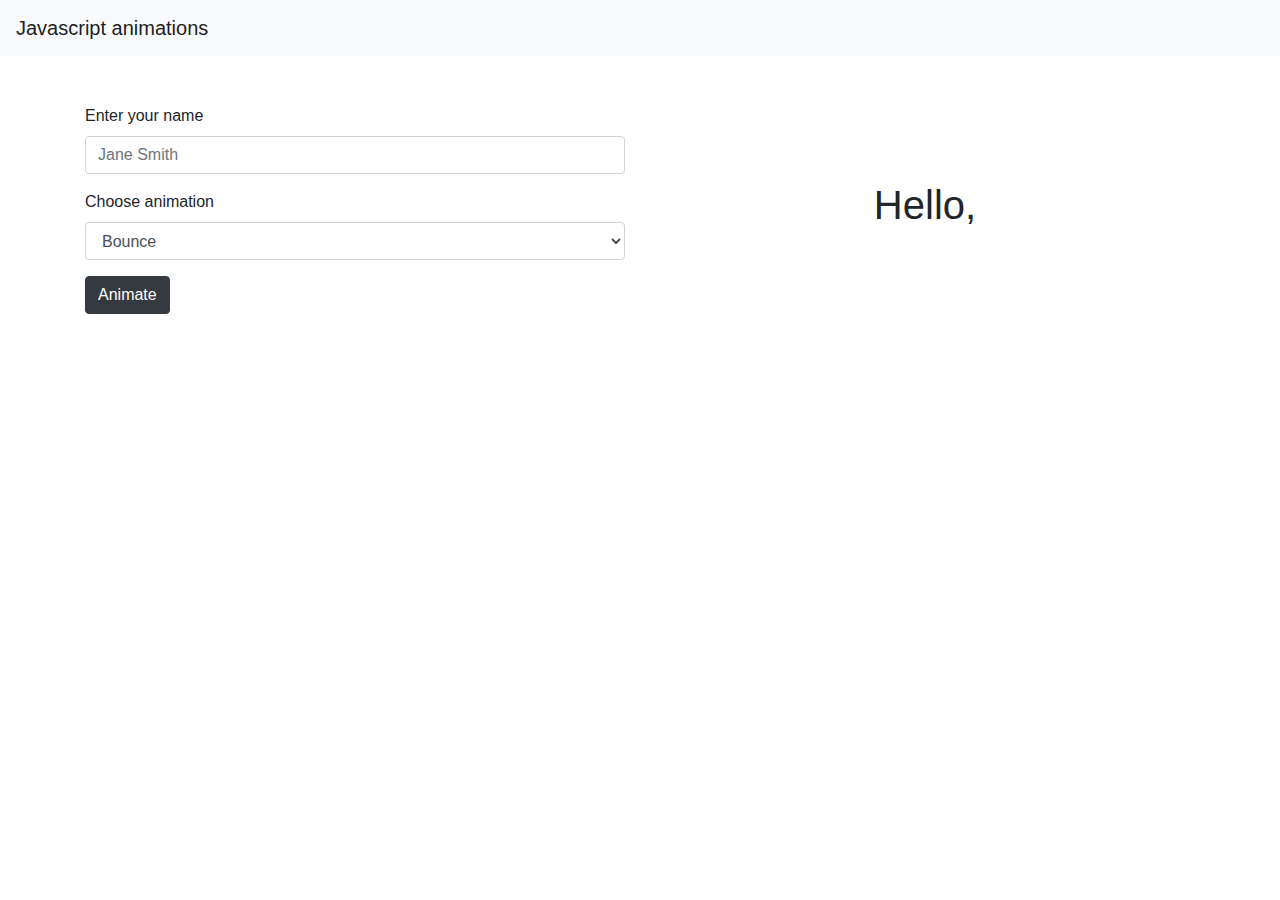
<file: animations/index.html>
<!DOCTYPE html>
<html lang="en">
  <head>
    <meta charset="UTF-8" />
    <meta
      name="viewport"
      content="width=device-width, initial-scale=1, shrink-to-fit=no"
    />
    <meta http-equiv="X-UA-Compatible" content="ie=edge" />
    <title>Javascript DOM Manipulation</title>
    <link
      rel="stylesheet"
      href="https://stackpath.bootstrapcdn.com/bootstrap/4.4.1/css/bootstrap.min.css"
      integrity="sha384-Vkoo8x4CGsO3+Hhxv8T/Q5PaXtkKtu6ug5TOeNV6gBiFeWPGFN9MuhOf23Q9Ifjh"
      crossorigin="anonymous"
    />
    <link
      rel="stylesheet"
      href="https://cdnjs.cloudflare.com/ajax/libs/animate.css/3.7.0/animate.min.css"
    />
  </head>

  <body>
    <nav class="navbar navbar-light bg-light">
      <span class="navbar-brand mb-0 h1">Javascript animations</span>
    </nav>

    <main class="container">
      <div class="row py-5">
        <div class="col">
          <form>
            <div class="form-group">
              <label for="name-input">Enter your name</label>
              <input
                type="text"
                class="form-control"
                id="name-input"
                placeholder="Jane Smith"
              />
            </div>
            <div class="form-group">
              <label for="animation-select">Choose animation</label>
              <select class="form-control" id="animation-select">
                <option value="bounce">Bounce</option>
                <option value="flash">Flash</option>
                <option value="pulse">Pulse</option>
                <option value="rubberBand">RubberBand</option>
                <option value="shake">Shake</option>
                <option value="swing">Swing</option>
                <option value="tada">Tada</option>
                <option value="wobble">Wobble</option>
                <option value="jello">Jello</option>
              </select>
            </div>
            <button type="button" id="animate" class="btn btn-dark">
              Animate
            </button>
          </form>
        </div>
        <div class="col text-center align-self-center">
          <h1 class="animated" id="welcome">
            Hello,
            <span id="name-output"></span>
          </h1>
        </div>
      </div>
    </main>

    <script
      src="https://code.jquery.com/jquery-3.4.1.slim.min.js"
      integrity="sha384-J6qa4849blE2+poT4WnyKhv5vZF5SrPo0iEjwBvKU7imGFAV0wwj1yYfoRSJoZ+n"
      crossorigin="anonymous"
    ></script>
    <script
      src="https://cdn.jsdelivr.net/npm/popper.js@1.16.0/dist/umd/popper.min.js"
      integrity="sha384-Q6E9RHvbIyZFJoft+2mJbHaEWldlvI9IOYy5n3zV9zzTtmI3UksdQRVvoxMfooAo"
      crossorigin="anonymous"
    ></script>
    <script
      src="https://stackpath.bootstrapcdn.com/bootstrap/4.4.1/js/bootstrap.min.js"
      integrity="sha384-wfSDF2E50Y2D1uUdj0O3uMBJnjuUD4Ih7YwaYd1iqfktj0Uod8GCExl3Og8ifwB6"
      crossorigin="anonymous"
    ></script>
    <script src="js/app.js"></script>
  </body>
</html>
</file>
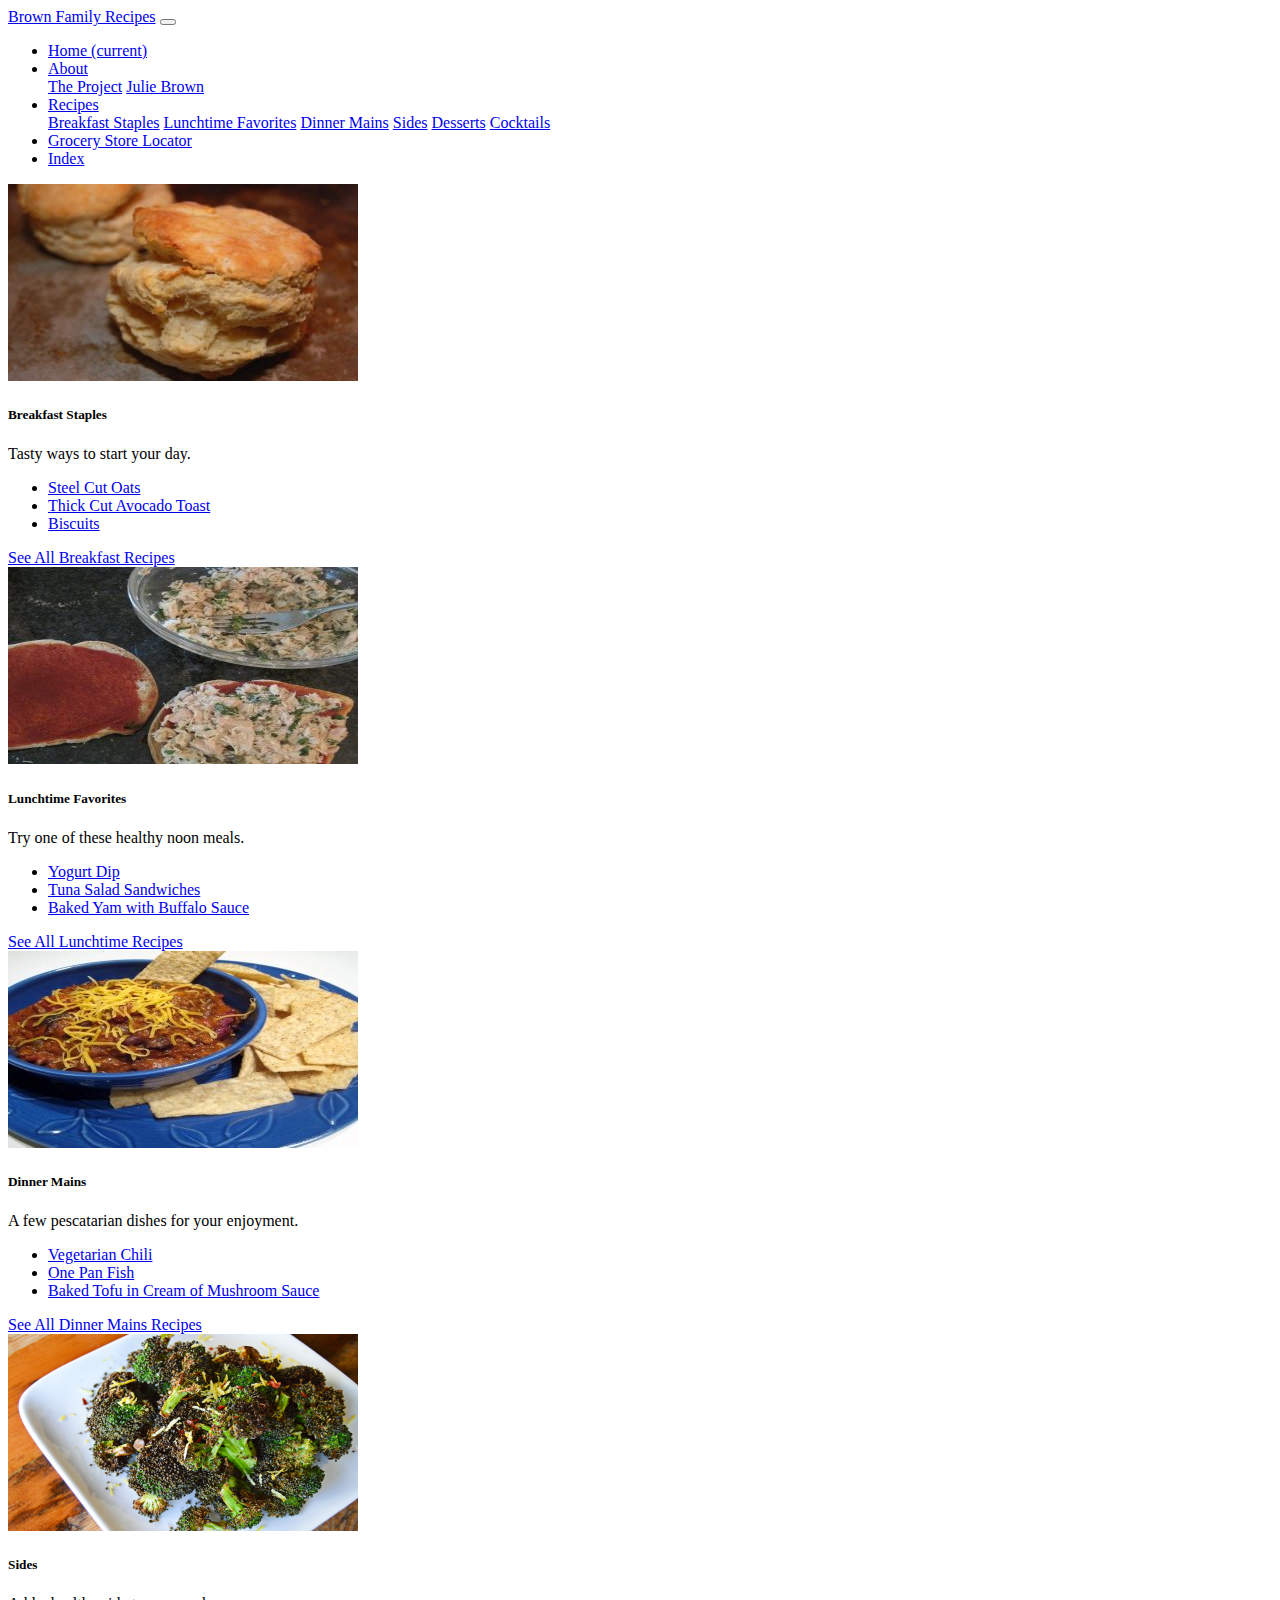
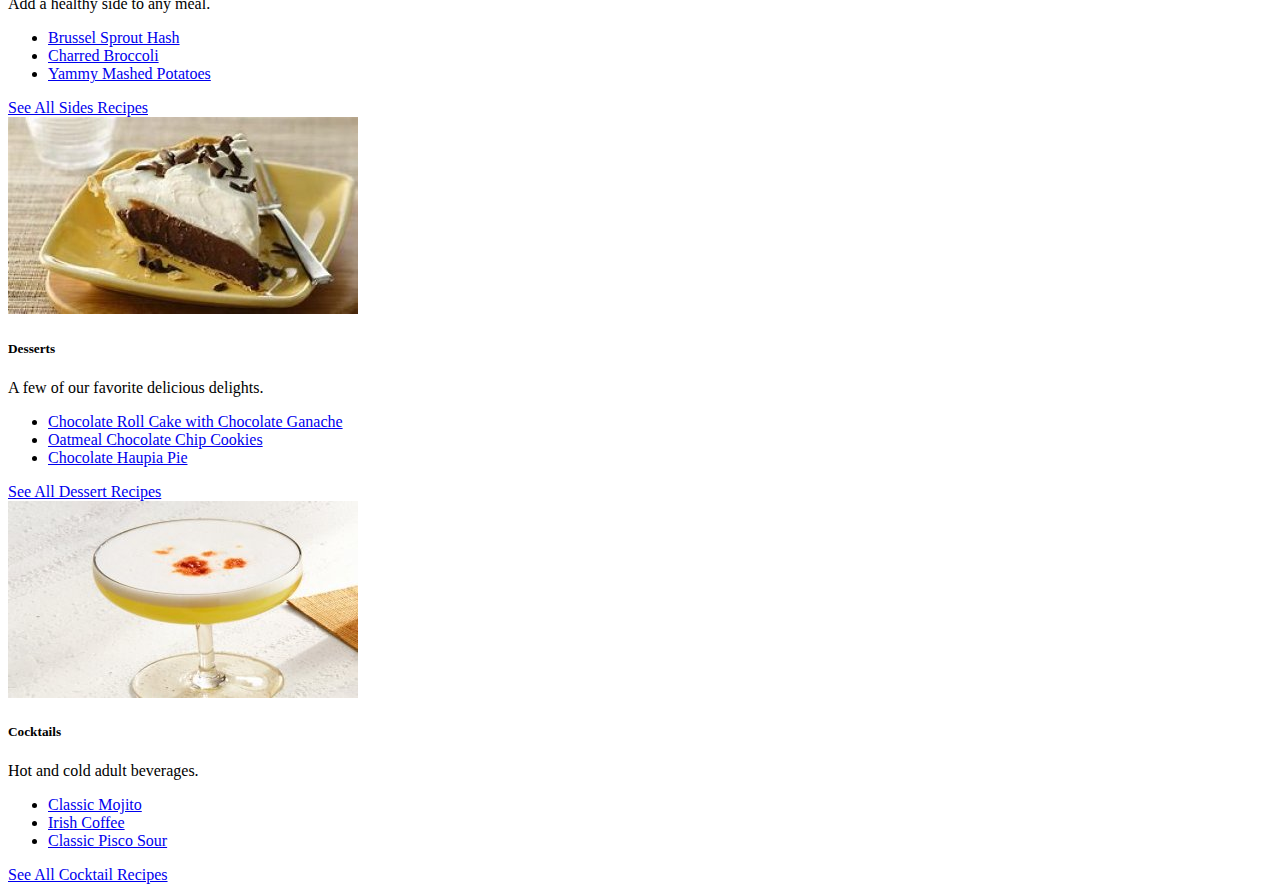
<file: Final Project/index.html>
<!DOCTYPE html>
<html lang="en">
  <head>
    <!-- Required meta tags -->
    <meta charset="utf-8" />
    <meta
      name="viewport"
      content="width=device-width, initial-scale=1, shrink-to-fit=no"
    />

    <!-- Bootstrap CSS -->
    <link
      rel="stylesheet"
      href="https://stackpath.bootstrapcdn.com/bootstrap/4.1.3/css/bootstrap.min.css"
      integrity="sha384-MCw98/SFnGE8fJT3GXwEOngsV7Zt27NXFoaoApmYm81iuXoPkFOJwJ8ERdknLPMO"
      crossorigin="anonymous"
    />

    <title>Brown Family Recipes</title>
  </head>
  <body>
    <header>
      <nav class="navbar navbar-expand-md navbar-dark bg-dark fixed-top">
        <a class="navbar-brand" href="#">Brown Family Recipes</a>
        <button
          class="navbar-toggler"
          type="button"
          data-toggle="collapse"
          data-target="#navbarNavDropdown"
          aria-controls="navbarNavDropdown"
          aria-expanded="false"
          aria-label="Toggle navigation"
        >
          <span class="navbar-toggler-icon"></span>
        </button>
        <div
          class="collapse navbar-collapse justify-content-end mr-5 pr-5"
          id="navbarNavDropdown"
        >
          <ul class="navbar-nav">
            <li class="nav-item active">
              <a class="nav-link" href="#"
                >Home <span class="sr-only">(current)</span></a
              >
            </li>
            <li class="nav-item dropdown">
              <a
                class="nav-link dropdown-toggle"
                href="#"
                id="navbarDropdownMenuLink"
                role="button"
                data-toggle="dropdown"
                aria-haspopup="true"
                aria-expanded="false"
              >
                About
              </a>
              <div
                class="dropdown-menu"
                aria-labelledby="navbarDropdownMenuLink"
              >
                <!--active link below-->
                <a
                  class="dropdown-item"
                  href="../Final Project/pages/about.html"
                  >The Project</a
                >
                <!--active link below-->
                <a
                  class="dropdown-item"
                  href="../Final Project/pages/about-julie-brown.html"
                  >Julie Brown</a
                >
              </div>
            </li>
            <li class="nav-item dropdown">
              <a
                class="nav-link dropdown-toggle"
                href="#"
                id="navbarDropdownMenuLink"
                role="button"
                data-toggle="dropdown"
                aria-haspopup="true"
                aria-expanded="false"
              >
                Recipes
              </a>
              <div
                class="dropdown-menu"
                aria-labelledby="navbarDropdownMenuLink"
              >
                <a class="dropdown-item" href="#">Breakfast Staples</a>
                <!--Not intended to be an active link-->
                <a class="dropdown-item" href="#">Lunchtime Favorites</a>
                <!--Not intended to be an active link-->
                <a class="dropdown-item" href="#">Dinner Mains</a>
                <!--Not intended to be an active link-->
                <a class="dropdown-item" href="#">Sides</a>
                <!--Not intended to be an active link-->
                <a class="dropdown-item" href="#">Desserts</a>
                <!--Not intended to be an active link-->
                <a class="dropdown-item" href="#">Cocktails</a>
                <!--Not intended to be an active link-->
              </div>
            </li>
            <li class="nav-item">
              <a class="nav-link" href="pages/grocery-stores.html"
                >Grocery Store Locator <span class="sr-only"></span
              ></a>
            </li>
            <li class="nav-item">
              <a class="nav-link" href="../Final Project/pages/recipes.html"
                >Index <span class="sr-only"></span
              ></a>
            </li>
          </ul>
        </div>
      </nav>
    </header>
    <main>
      <div class="container pt-5 mt-5">
        <!--None of the links below are intended to be active-->
        <div class="row">
          <div class="col-sm-6 col-md-4">
            <div
              class="card mt-3 mb-3 mx-auto shadow width"
              style="max-width: 100%; cover;"
            >
              <img
                class="card-img-top"
                src="images/biscuits.jpg"
                alt="Photo of baked biscuits"
              />
              <div class="card-body">
                <h5 class="card-title">Breakfast Staples</h5>
                <p class="card-text">
                  Tasty ways to start your day.
                </p>
              </div>
              <ul class="list-group list-group-flush">
                <li class="list-group-item">
                  <a href="#" class="card-link">Steel Cut Oats</a>
                </li>
                <li class="list-group-item">
                  <a href="#" class="card-link">Thick Cut Avocado Toast</a>
                </li>
                <li class="list-group-item">
                  <a href="#" class="card-link">Biscuits</a>
                </li>
              </ul>
              <div class="card-body">
                <a href="#" class="btn btn-primary">
                  See All Breakfast Recipes</a
                >
              </div>
            </div>
          </div>
          <div class="col-sm-6 col-md-4">
            <div
              class="card mt-3 mb-3 mx-auto shadow"
              style="max-width: 100%; cover;"
            >
              <img
                class="card-img-top"
                src="images/tuna.jpg"
                alt="Photo of a tuna salad in a bowl next to bread"
              />
              <div class="card-body">
                <h5 class="card-title">Lunchtime Favorites</h5>
                <p class="card-text">
                  Try one of these healthy noon meals.
                </p>
              </div>
              <ul class="list-group list-group-flush">
                <li class="list-group-item">
                  <a href="#" class="card-link">Yogurt Dip</a>
                </li>
                <li class="list-group-item">
                  <a href="#" class="card-link">Tuna Salad Sandwiches</a>
                </li>
                <li class="list-group-item">
                  <a href="#" class="card-link">Baked Yam with Buffalo Sauce</a>
                </li>
              </ul>
              <div class="card-body">
                <a href="#" class="btn btn-primary"
                  >See All Lunchtime Recipes</a
                >
              </div>
            </div>
          </div>
          <div class="col-sm-6 col-md-4">
            <div class="card mt-3 mb-3 mx-auto shadow" style="max-width: 100%;">
              <img
                class="card-img-top"
                src="images/chili.jpg"
                alt="Chili in bowl next to chips"
              />
              <div class="card-body">
                <h5 class="card-title">Dinner Mains</h5>
                <p class="card-text">
                  A few pescatarian dishes for your enjoyment.
                </p>
              </div>
              <ul class="list-group list-group-flush">
                <li class="list-group-item">
                  <a href="#" class="card-link">Vegetarian Chili</a>
                </li>
                <li class="list-group-item">
                  <a href="#" class="card-link">One Pan Fish</a>
                </li>
                <li class="list-group-item">
                  <a href="#" class="card-link"
                    >Baked Tofu in Cream of Mushroom Sauce</a
                  >
                </li>
              </ul>
              <div class="card-body">
                <a href="#" class="btn btn-primary"
                  >See All Dinner Mains Recipes</a
                >
              </div>
            </div>
          </div>
          <div class="col-sm-6 col-md-4">
            <div class="card mt-3 mb-3 mx-auto shadow" style="max-width: 100%;">
              <img
                class="card-img-top"
                src="images/brocoli.png"
                alt="Charred brocoli dish"
              />
              <div class="card-body">
                <h5 class="card-title">Sides</h5>
                <p class="card-text">
                  Add a healthy side to any meal.
                </p>
              </div>
              <ul class="list-group list-group-flush">
                <li class="list-group-item">
                  <a href="#" class="card-link">Brussel Sprout Hash</a>
                </li>
                <li class="list-group-item">
                  <a href="#" class="card-link">Charred Broccoli</a>
                </li>
                <li class="list-group-item">
                  <a href="#" class="card-link">Yammy Mashed Potatoes</a>
                </li>
              </ul>
              <div class="card-body">
                <a href="#" class="btn btn-primary">See All Sides Recipes</a>
              </div>
            </div>
          </div>
          <div class="col-sm-6 col-md-4">
            <div class="card mt-3 mb-3 mx-auto shadow" style="max-width: 100%;">
              <img
                class="card-img-top"
                src="images/haupia.jpg"
                alt="Slice of haupia pie on a plate"
              />
              <div class="card-body">
                <h5 class="card-title">Desserts</h5>
                <p class="card-text">
                  A few of our favorite delicious delights.
                </p>
              </div>
              <ul class="list-group list-group-flush">
                <li class="list-group-item">
                  <a href="#" class="card-link"
                    >Chocolate Roll Cake with Chocolate Ganache</a
                  >
                </li>
                <li class="list-group-item">
                  <a href="#" class="card-link"
                    >Oatmeal Chocolate Chip Cookies</a
                  >
                </li>
                <li class="list-group-item">
                  <a href="#" class="card-link">Chocolate Haupia Pie</a>
                </li>
              </ul>
              <div class="card-body">
                <a href="#" class="btn btn-primary">See All Dessert Recipes</a>
              </div>
            </div>
          </div>
          <div class="col-sm-6 col-md-4">
            <div class="card mt-3 mb-3 mx-auto shadow" style="max-width: 100%;">
              <img
                class="card-img-top"
                src="images/pisco.jpg"
                alt="Pisco sour in glass"
              />
              <div class="card-body">
                <h5 class="card-title">Cocktails</h5>
                <p class="card-text">
                  Hot and cold adult beverages.
                </p>
              </div>
              <ul class="list-group list-group-flush">
                <li class="list-group-item">
                  <a href="#" class="card-link">Classic Mojito</a>
                </li>
                <li class="list-group-item">
                  <a href="#" class="card-link">Irish Coffee</a>
                </li>
                <li class="list-group-item">
                  <a href="#" class="card-link">Classic Pisco Sour</a>
                </li>
              </ul>
              <div class="card-body">
                <a href="#" class="btn btn-primary">See All Cocktail Recipes</a>
              </div>
            </div>
          </div>
        </div>
      </div>
    </main>
    <!-- Optional JavaScript -->
    <!-- jQuery first, then Popper.js, then Bootstrap JS -->
    <script
      src="https://code.jquery.com/jquery-3.3.1.slim.min.js"
      integrity="sha384-q8i/X+965DzO0rT7abK41JStQIAqVgRVzpbzo5smXKp4YfRvH+8abtTE1Pi6jizo"
      crossorigin="anonymous"
    ></script>
    <script
      src="https://cdnjs.cloudflare.com/ajax/libs/popper.js/1.14.3/umd/popper.min.js"
      integrity="sha384-ZMP7rVo3mIykV+2+9J3UJ46jBk0WLaUAdn689aCwoqbBJiSnjAK/l8WvCWPIPm49"
      crossorigin="anonymous"
    ></script>
    <script
      src="https://stackpath.bootstrapcdn.com/bootstrap/4.1.3/js/bootstrap.min.js"
      integrity="sha384-ChfqqxuZUCnJSK3+MXmPNIyE6ZbWh2IMqE241rYiqJxyMiZ6OW/JmZQ5stwEULTy"
      crossorigin="anonymous"
    ></script>
  </body>
</html>
</file>
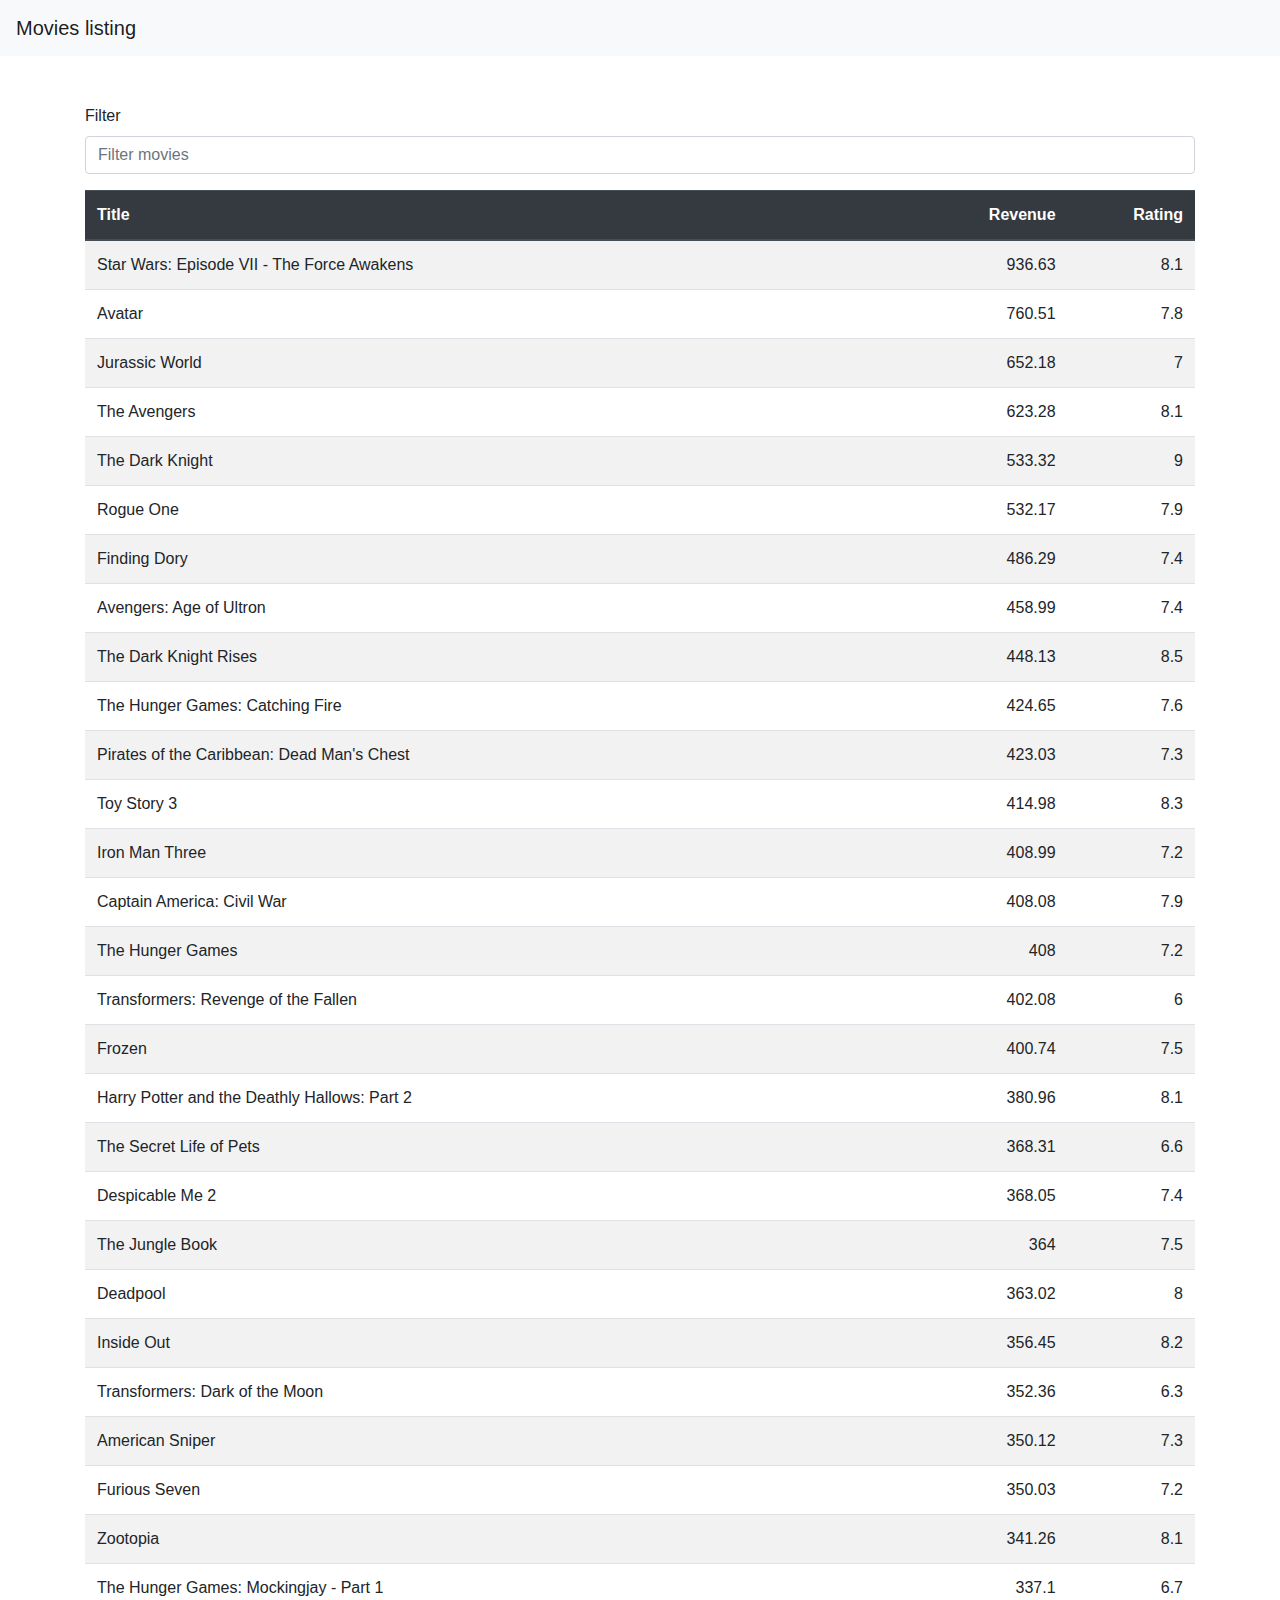
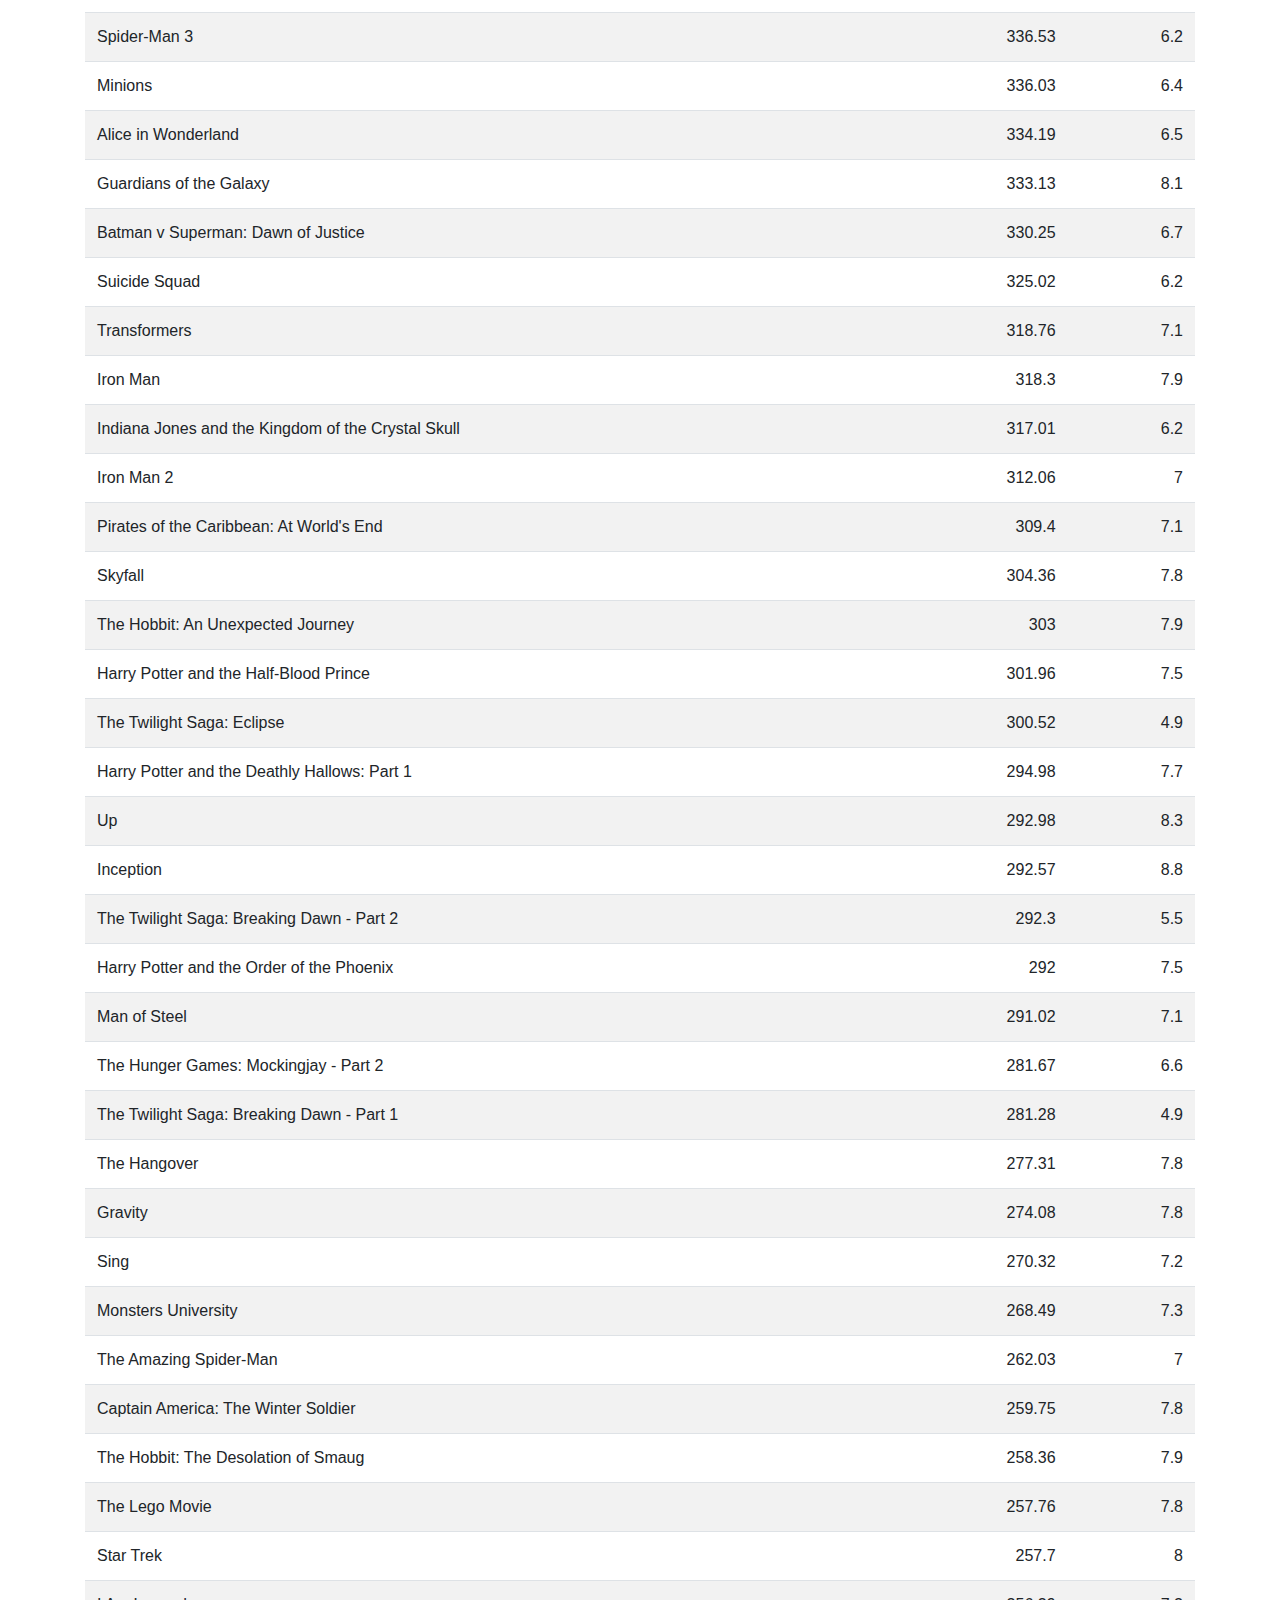
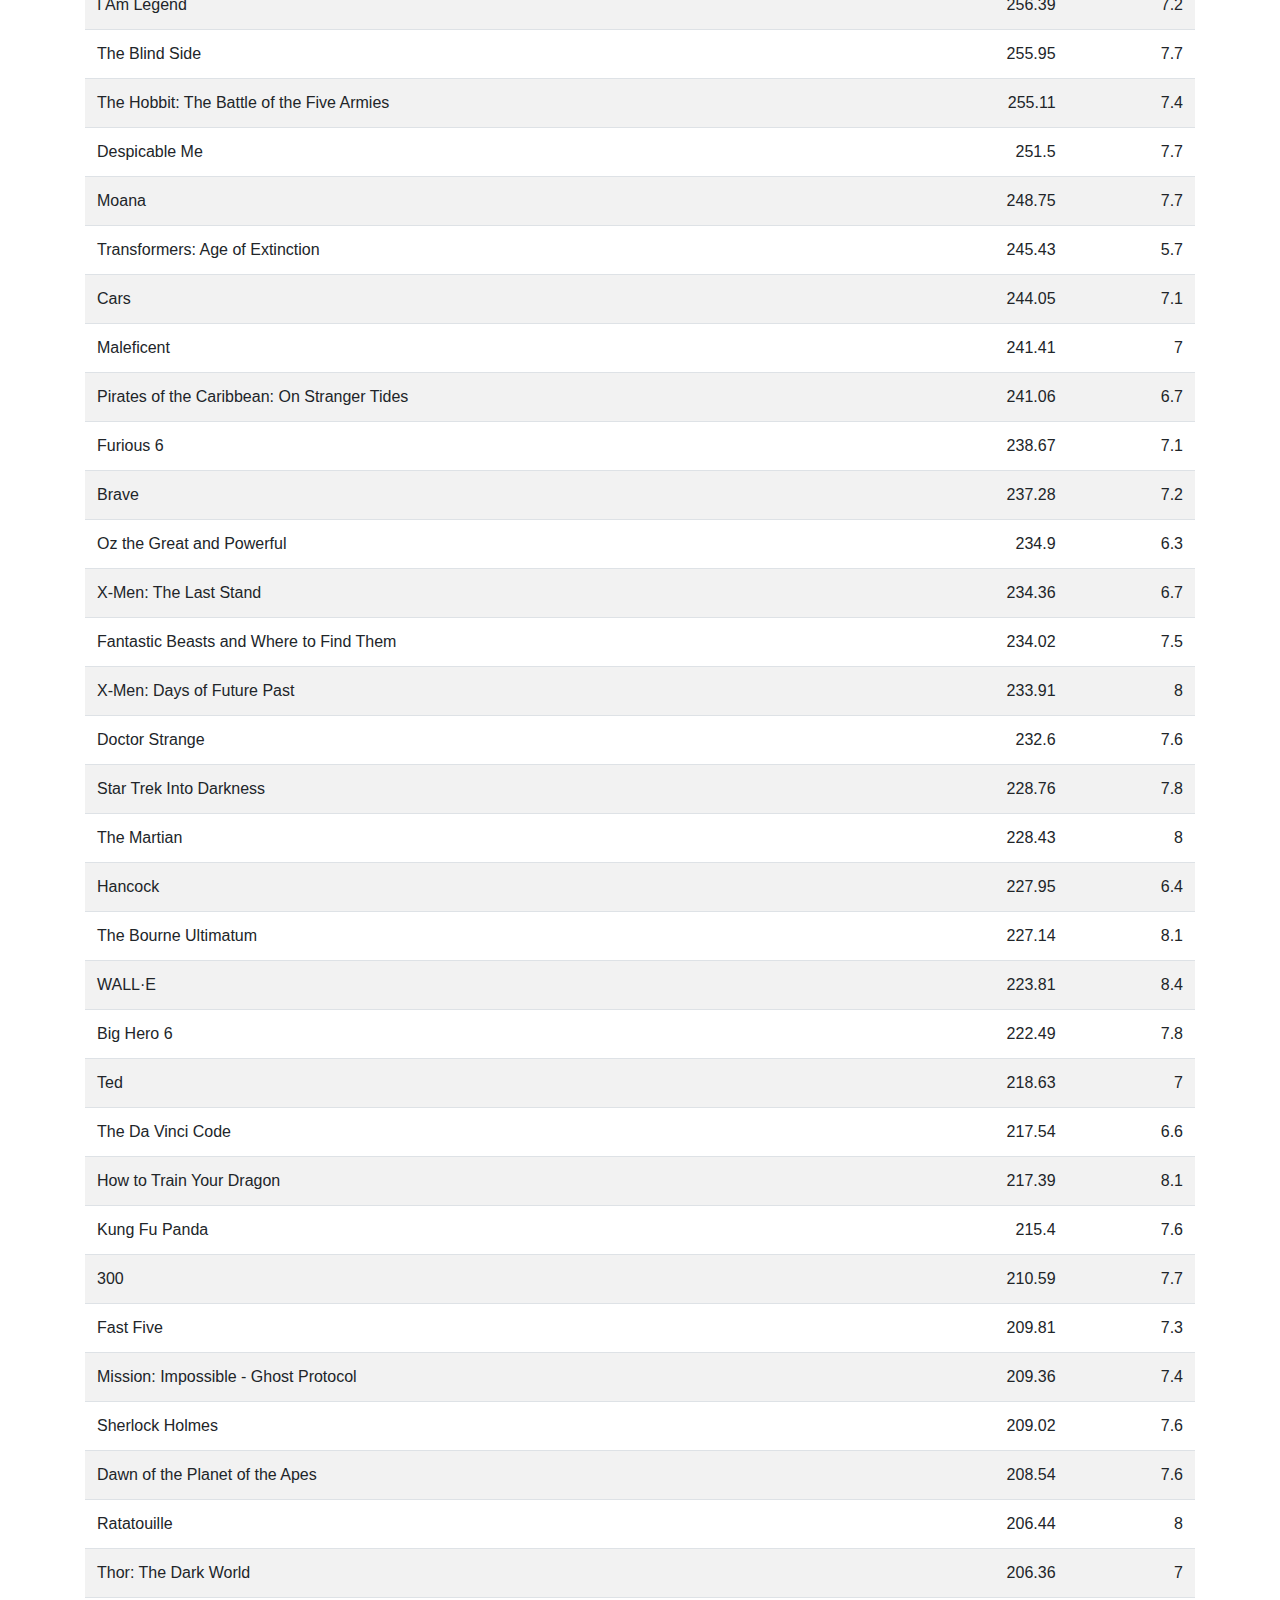
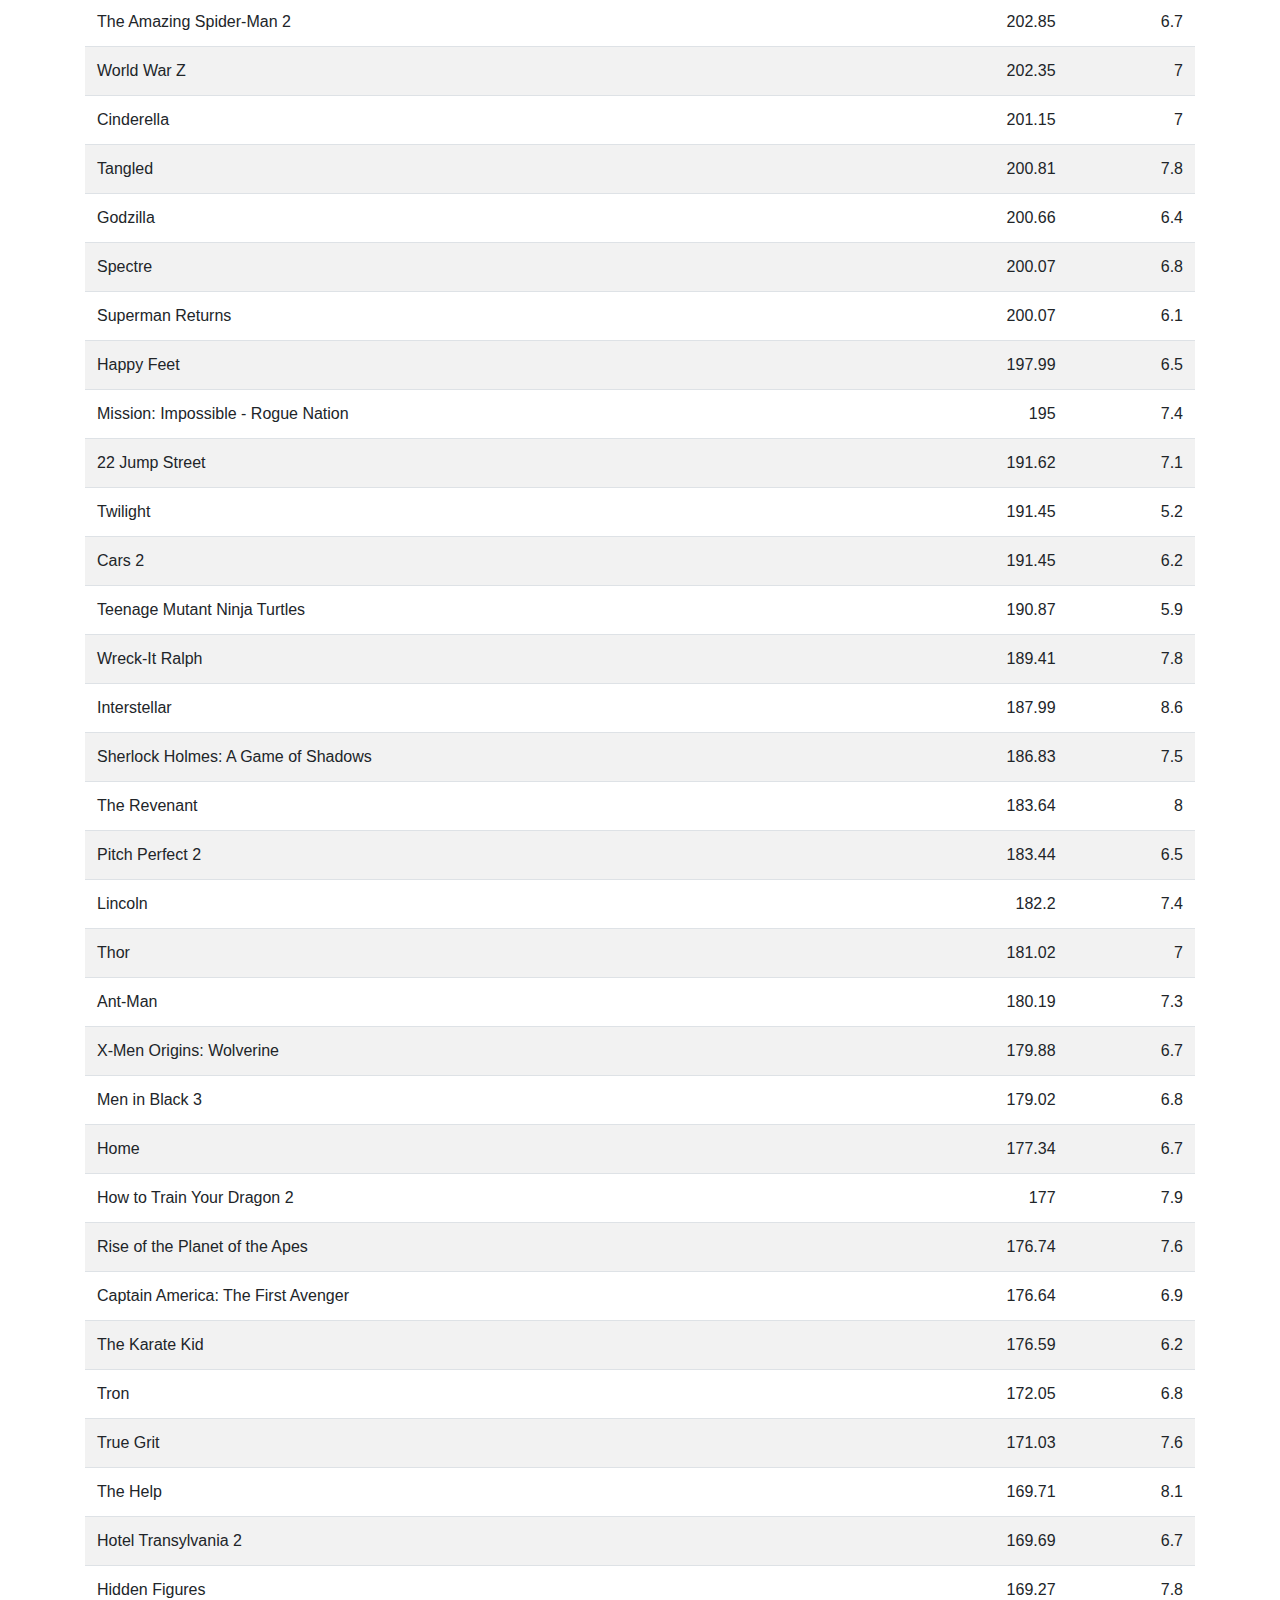
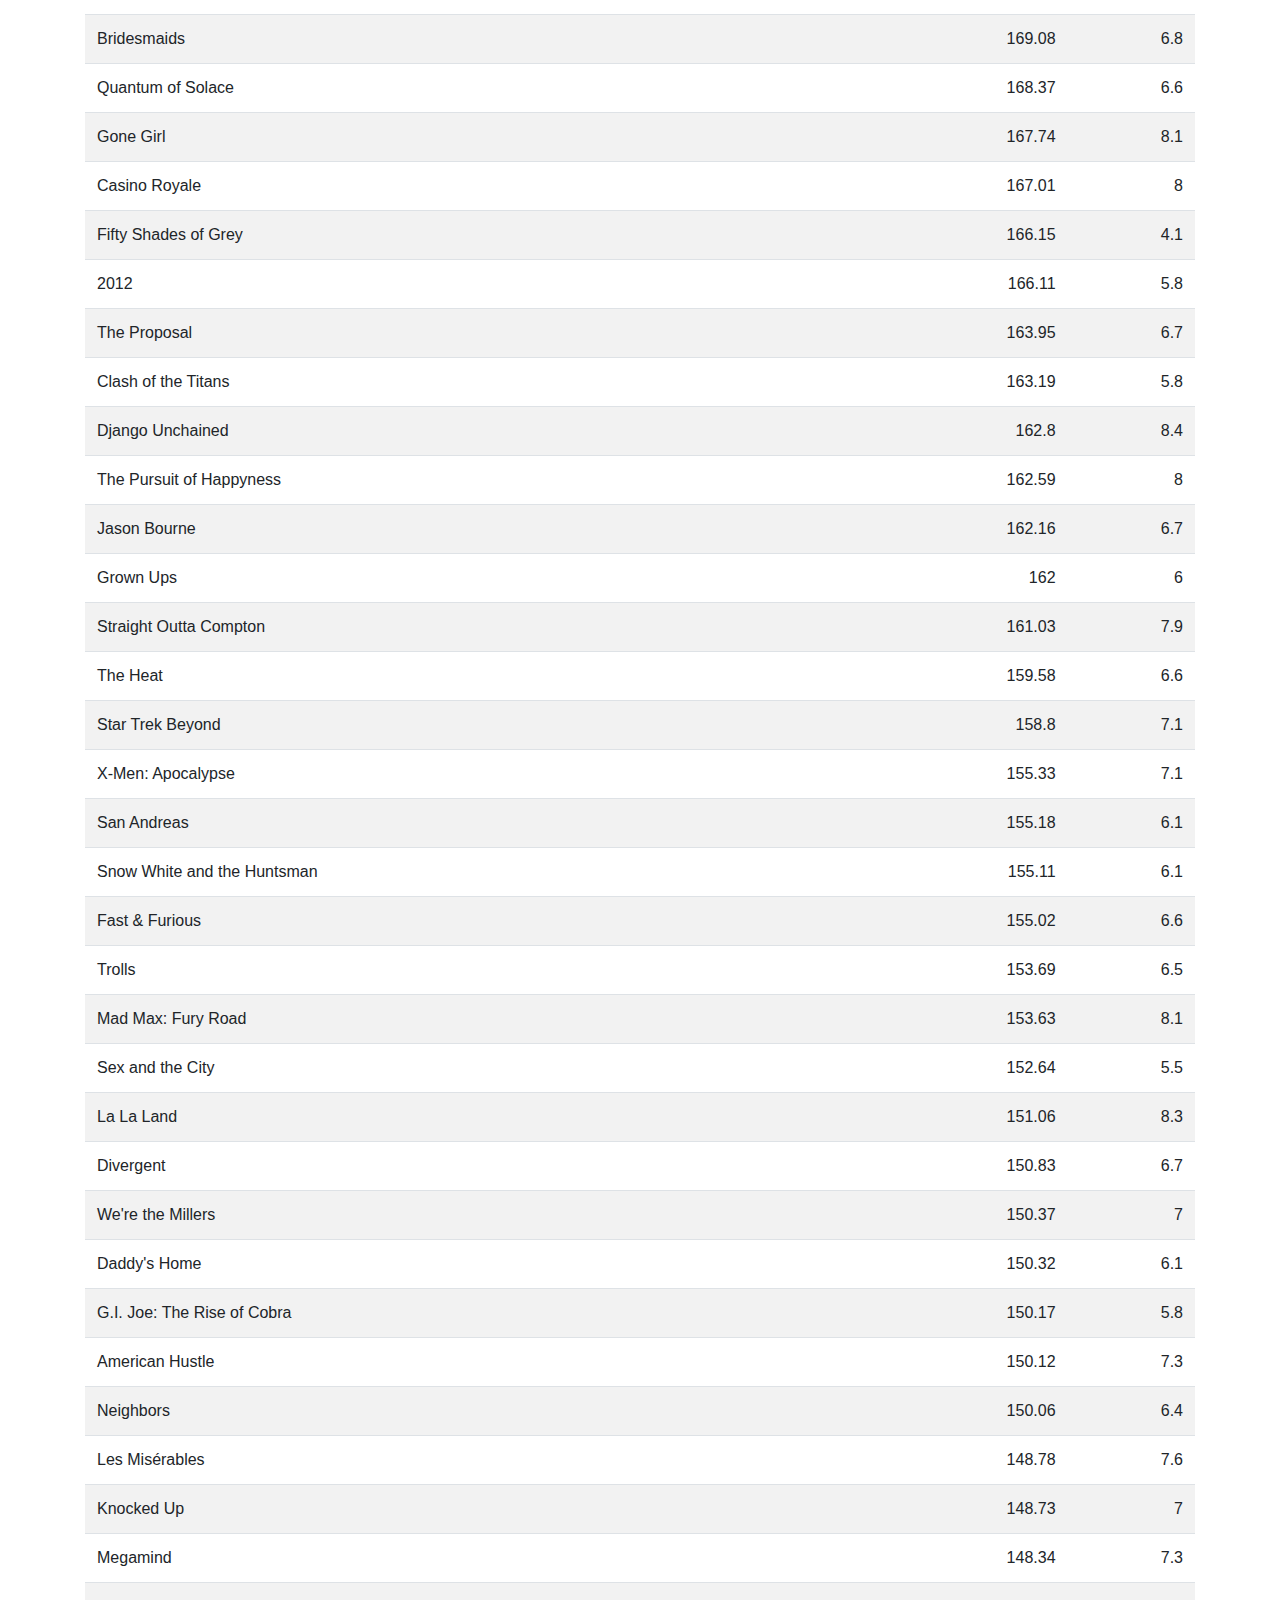
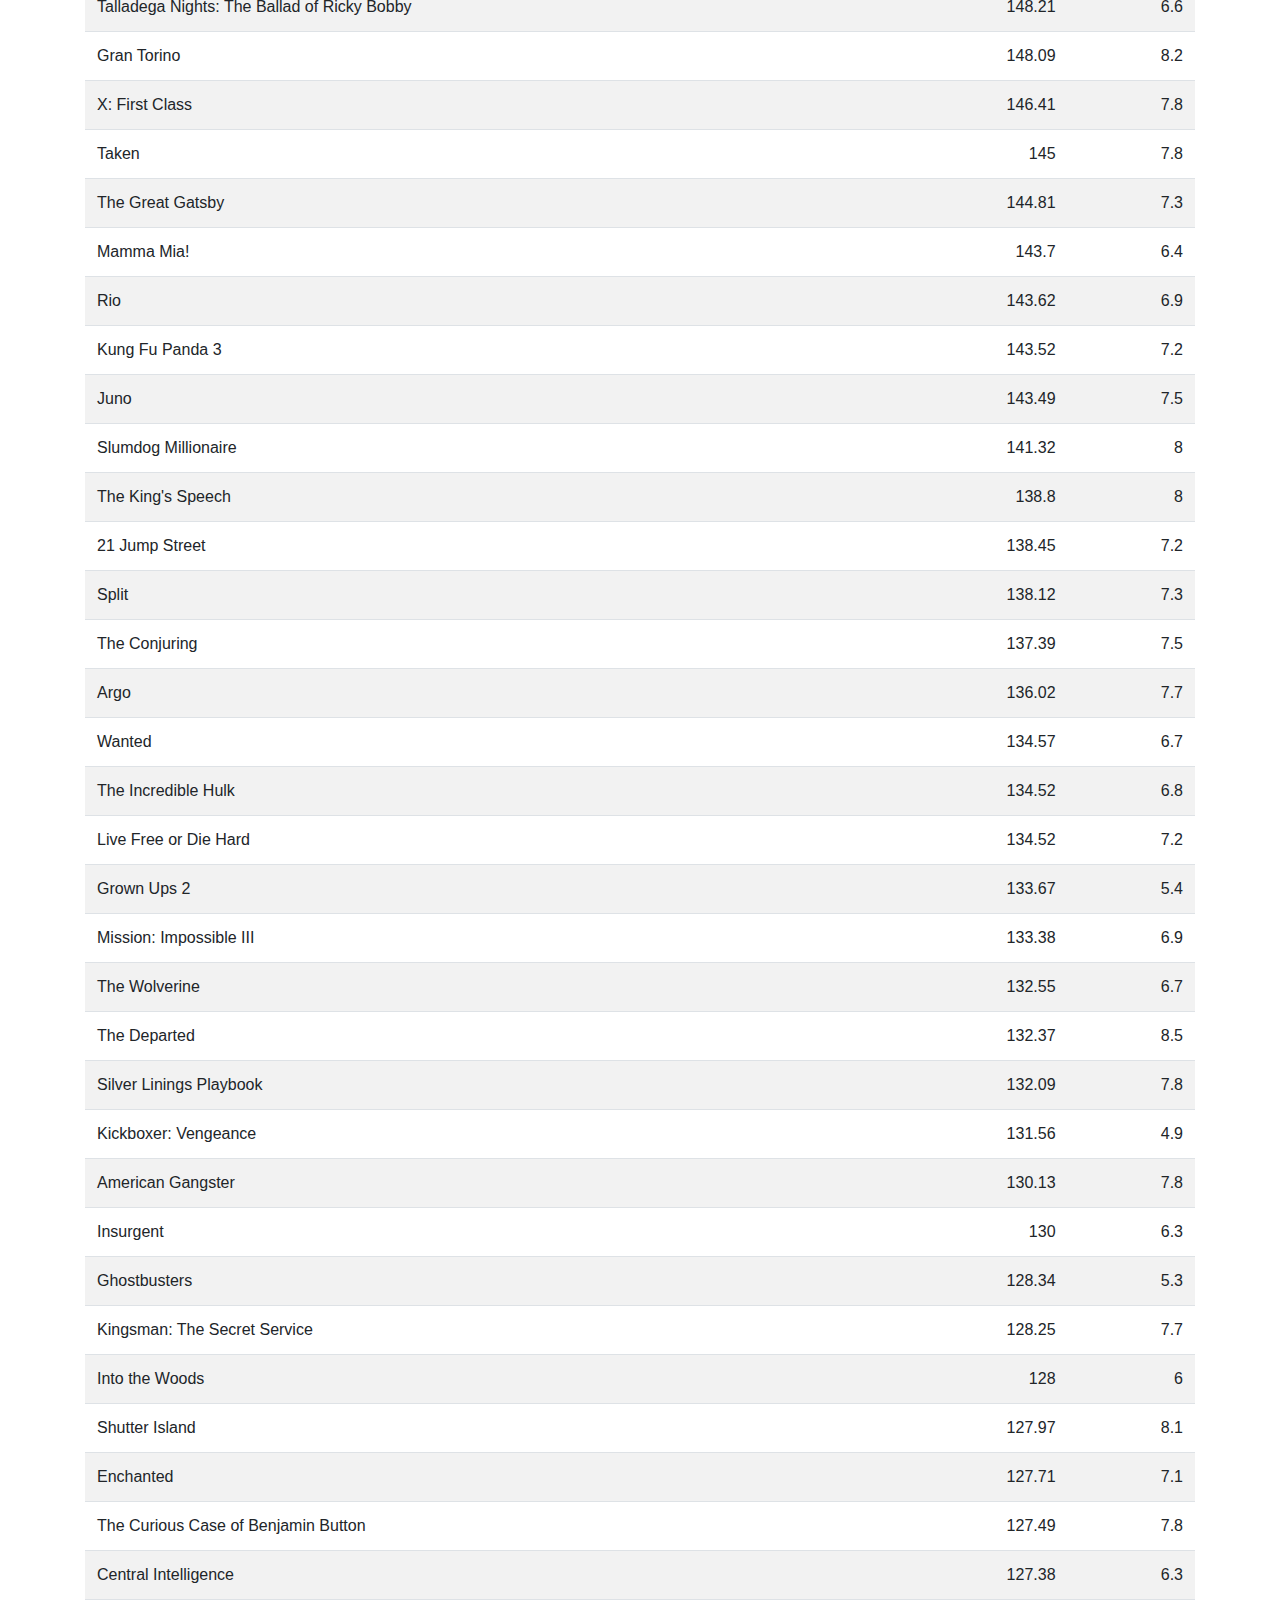
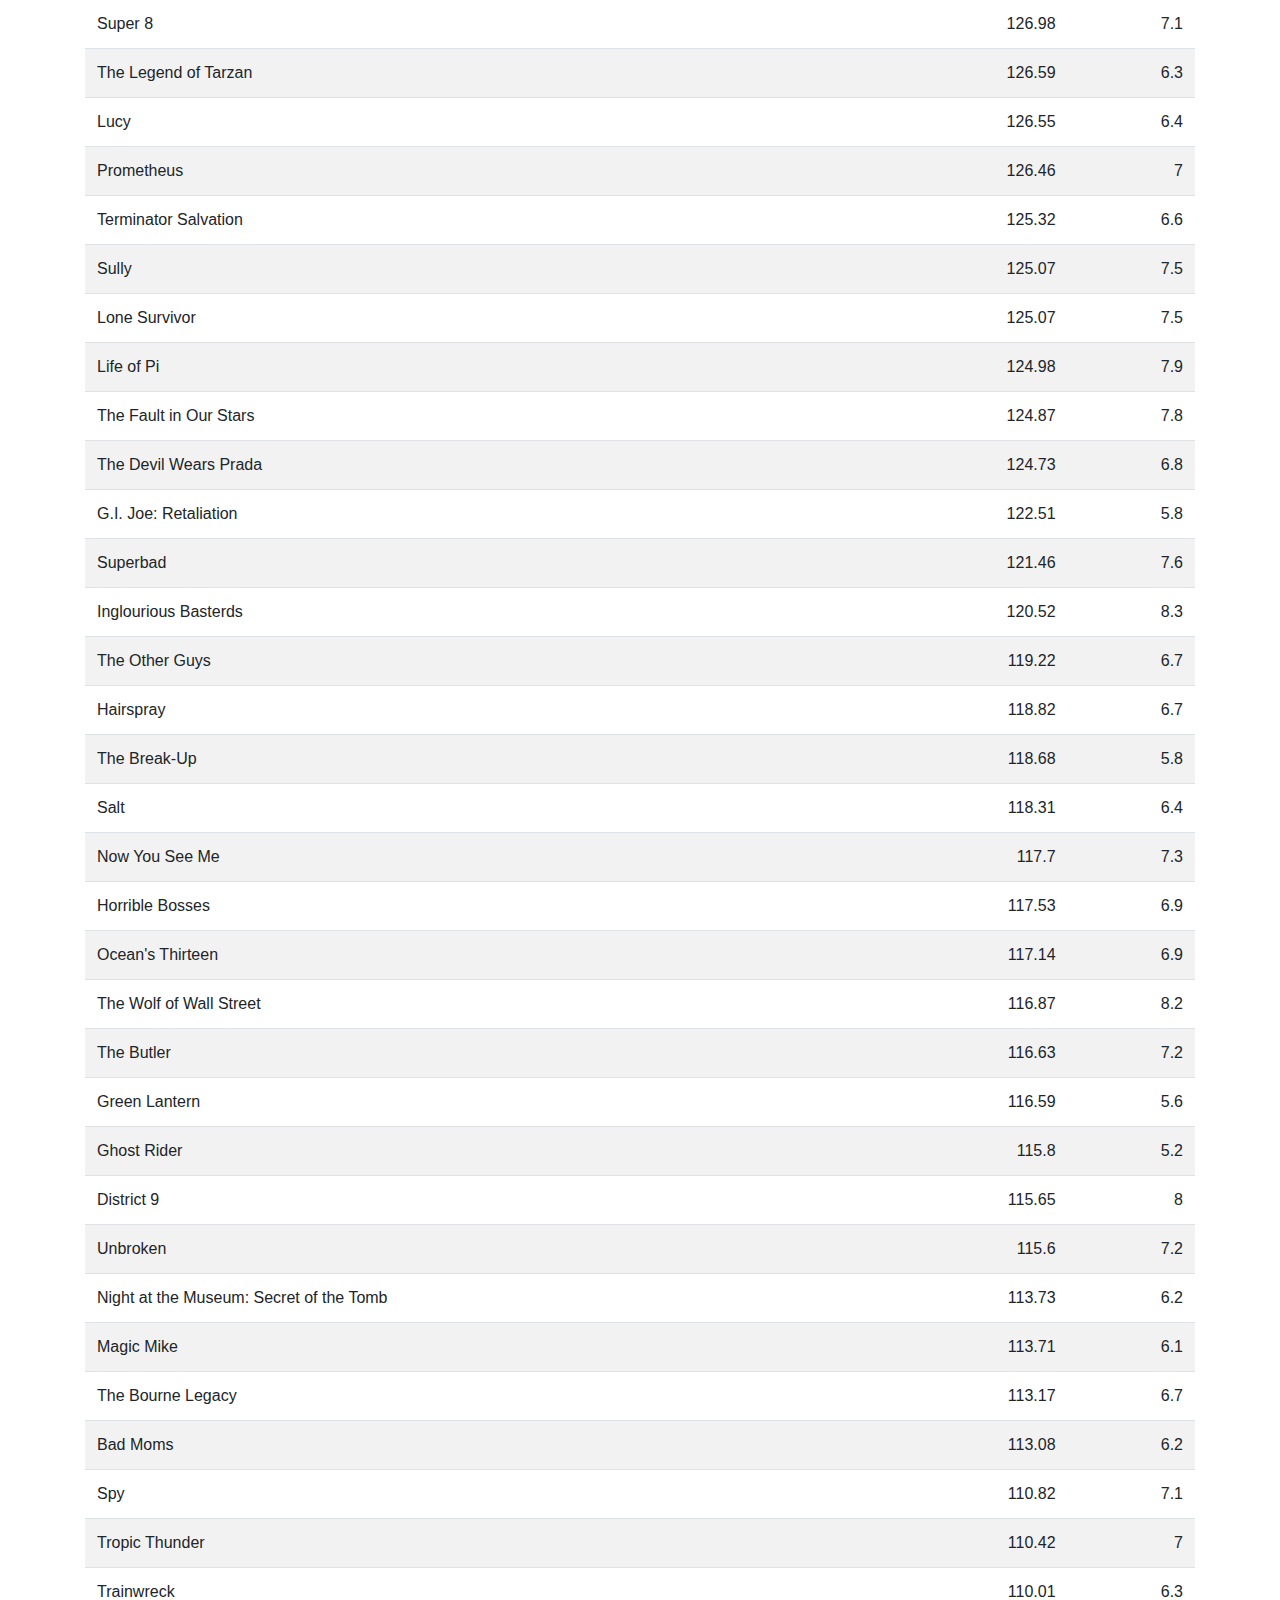
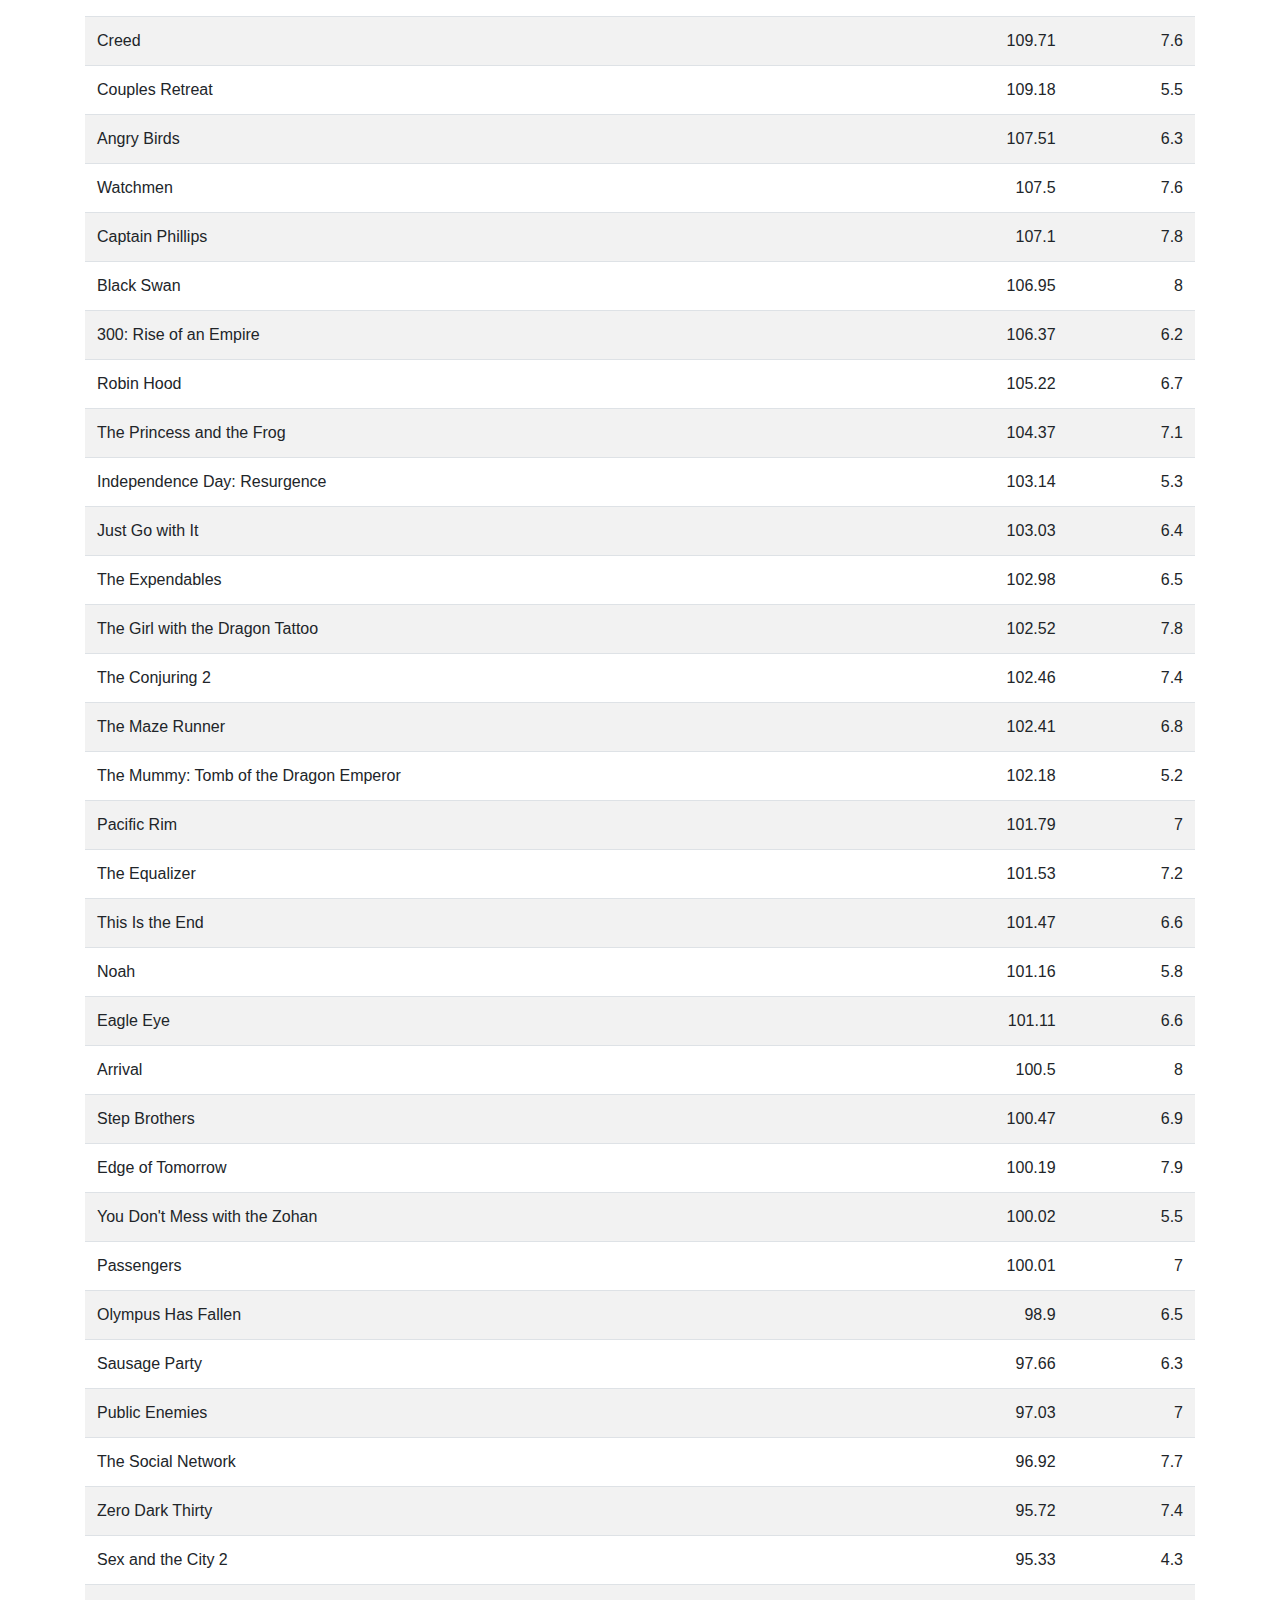
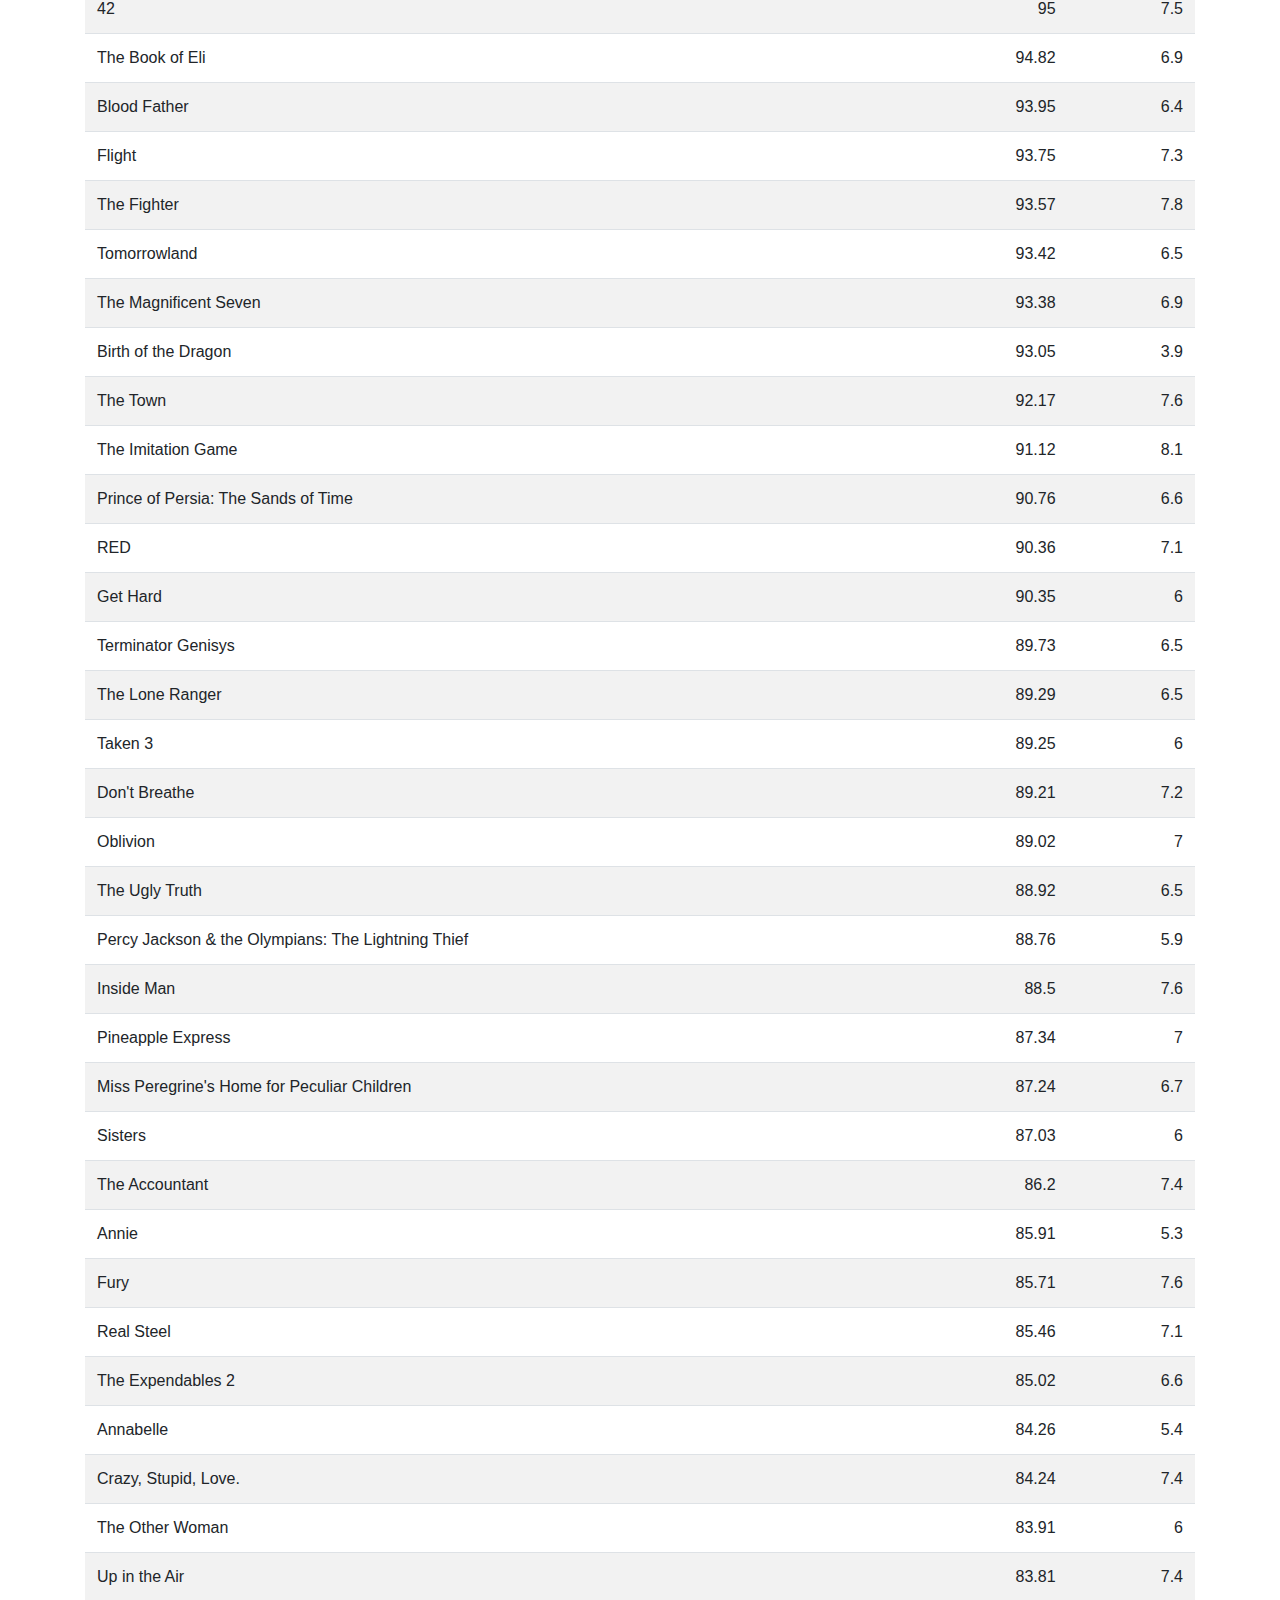
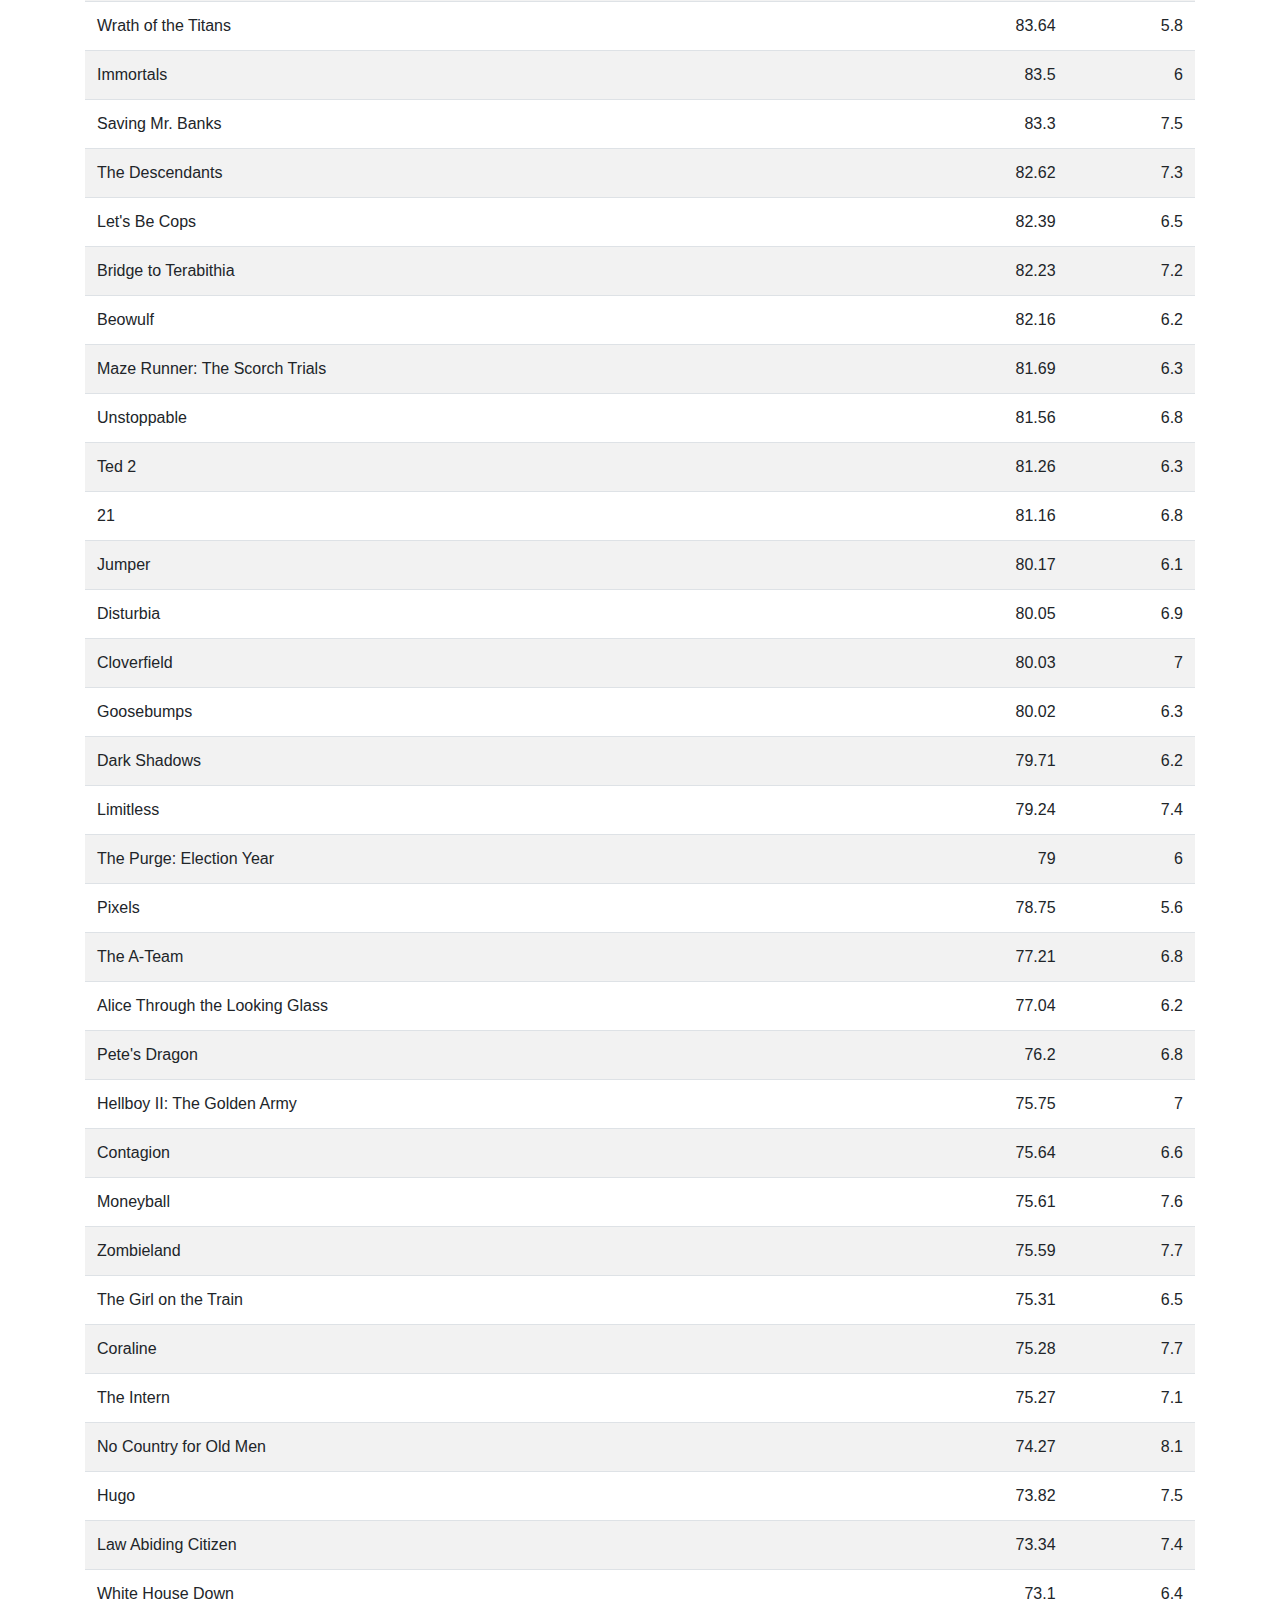
<file: movies/index.html>
<!DOCTYPE html>
<html lang="en">
  <head>
    <meta charset="UTF-8" />
    <meta
      name="viewport"
      content="width=device-width, initial-scale=1, shrink-to-fit=no"
    />
    <meta http-equiv="X-UA-Compatible" content="ie=edge" />
    <title>Javascript DOM Manipulation</title>
    <link
      rel="stylesheet"
      href="https://stackpath.bootstrapcdn.com/bootstrap/4.4.1/css/bootstrap.min.css"
      integrity="sha384-Vkoo8x4CGsO3+Hhxv8T/Q5PaXtkKtu6ug5TOeNV6gBiFeWPGFN9MuhOf23Q9Ifjh"
      crossorigin="anonymous"
    />
    <style>
      td,
      th {
        text-align: right;
      }

      .non-numeric {
        text-align: left;
      }
    </style>
  </head>

  <body>
    <nav class="navbar navbar-light bg-light">
      <h1 class="navbar-brand mb-0 h1">Movies listing</h1>
    </nav>

    <main class="container">
      <div class="row py-5">
        <div class="col">
          <form>
            <div class="form-group">
              <label for="movie-filter">Filter</label>
              <input
                type="text"
                class="form-control"
                id="movie-filter"
                placeholder="Filter movies"
              />
            </div>
          </form>

          <table class="table table-striped table-hover movies" width="100%">
            <thead class="thead-dark">
              <tr>
                <th scope="col" class="non-numeric">Title</th>
                <th scope="col">Revenue</th>
                <th scope="col">Rating</th>
              </tr>
            </thead>
            <tbody></tbody>
          </table>
        </div>
      </div>
    </main>

    <script
      src="https://code.jquery.com/jquery-3.4.1.slim.min.js"
      integrity="sha384-J6qa4849blE2+poT4WnyKhv5vZF5SrPo0iEjwBvKU7imGFAV0wwj1yYfoRSJoZ+n"
      crossorigin="anonymous"
    ></script>
    <script
      src="https://cdn.jsdelivr.net/npm/popper.js@1.16.0/dist/umd/popper.min.js"
      integrity="sha384-Q6E9RHvbIyZFJoft+2mJbHaEWldlvI9IOYy5n3zV9zzTtmI3UksdQRVvoxMfooAo"
      crossorigin="anonymous"
    ></script>
    <script
      src="https://stackpath.bootstrapcdn.com/bootstrap/4.4.1/js/bootstrap.min.js"
      integrity="sha384-wfSDF2E50Y2D1uUdj0O3uMBJnjuUD4Ih7YwaYd1iqfktj0Uod8GCExl3Og8ifwB6"
      crossorigin="anonymous"
    ></script>
    <script src="js/movies.js"></script>
    <script src="js/app.js"></script>
    <script>
      renderMovies(MOVIES);
    </script>
  </body>
</html>
</file>
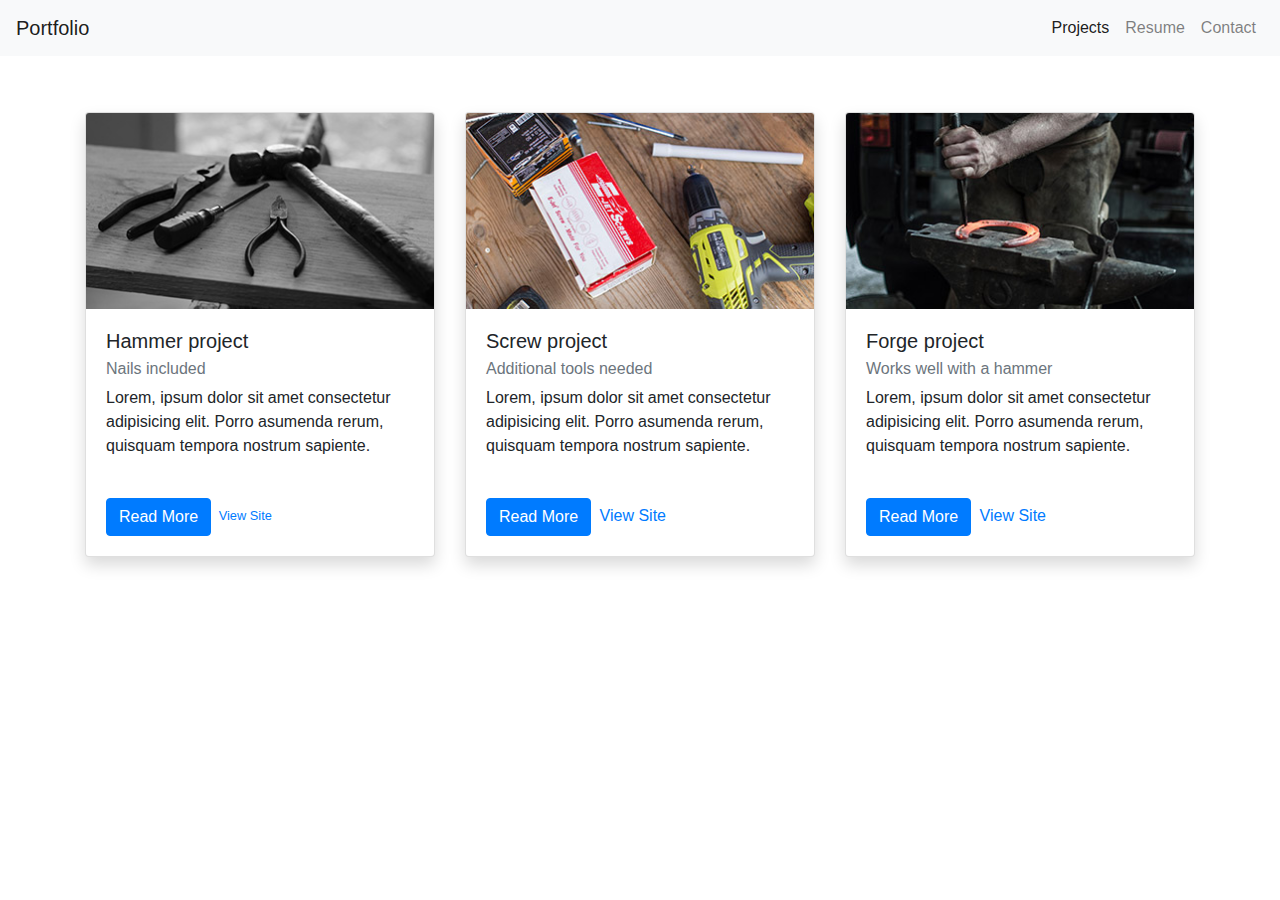
<file: portfolio/index.html>
<!DOCTYPE html>
<html lang="en">
  <head>
    <meta charset="UTF-8" />
    <meta name="viewport" content="width=device-width, initial-scale=1.0" />
    <meta http-equiv="X-UA-Compatible" content="ie=edge" />
    <title>Portfolio</title>

    <!-- Bootstrap v4.4.1 CSS stylesheet -->
    <link
      rel="stylesheet"
      href="https://stackpath.bootstrapcdn.com/bootstrap/4.4.1/css/bootstrap.min.css"
      integrity="sha384-Vkoo8x4CGsO3+Hhxv8T/Q5PaXtkKtu6ug5TOeNV6gBiFeWPGFN9MuhOf23Q9Ifjh"
      crossorigin="anonymous"
    />
  </head>

  <body>
    <header class="sticky-top"> <!--Fixed header. Sticky top added here does not hurt the layout of my page like it did when I tried to add it to nav bar. It doesn't add anything to the page though. -->
        <nav class="navbar navbar-expand-sm navbar-light bg-light fixed-top"> <!--The Projects , Resume , and Contact links in the header row should be visible on medium small screens and larger.-->
          <a class="navbar-brand" href="#">Portfolio</a> <!--layout title-->
          <button
            class="navbar-toggler"
            type="button"
            data-toggle="collapse"
            data-target="#navbarNavAltMarkup"
            aria-controls="navbarNavAltMarkup"
            aria-expanded="false"
            aria-label="Toggle navigation"
          >
            <span class="navbar-toggler-icon"></span>
          </button>
          <div
            class="collapse navbar-collapse justify-content-end"
            id="navbarNavAltMarkup"
          >
            <div class="navbar-nav">
              <a class="nav-item nav-link active" href="#"
                >Projects<span class="sr-only">(current)</span></a
              >
              <a class="nav-item nav-link" href="#">Resume</a> <!--Nav links have href attributes of #-->
              <a class="nav-item nav-link" href="#">Contact</a>
            </div>
          </div>
        </nav>
      </styles>
    </header>
    <main> <!-- Bootstrap grid that containing the project cards.-->
      <div class="container pt-5 mt-5">
        <div class="row">
          <div class="col-sm-6 col-md-4"> <!--The cells are stacked full width on mobile. Two per row on the small view and three per row on the medium and up views.-->
            <div class="card mt-3 mb-3 mx-auto shadow" style="max-width: 100%;"> <!--Each card has a shadow applied to them.-->
              <img
                src="../portfolio/images/hunter-haley-424256-unsplash.jpg"
                class="card-img-top"
                alt="Tools on Table"
              /> <!--Each card includes a card-img-top with the associated image.-->
              <div class="card-body">
                <h5 class="card-title">Hammer project</h5> <!--Each card has a title with the name of the project.-->
                <h6 class="card-subtitle text-muted">Nails included</h6> <!--Each card has a subtitle with a second line.-->
                <p class="card-text mt-2"> <!--Each card has a text description.
                -->
                  Lorem, ipsum dolor sit amet consectetur adipisicing elit.
                  Porro asumenda rerum, quisquam tempora nostrum sapiente.
                </p>
              </div>
              <div class="card-body small"> <!--The “Read more” and “View site” buttons in the card actions element are hyperlinks with href attributes set to #-->
                <a href="#" class="btn btn-primary">Read More</a>
                <a href="#" class="card-link ml-1">View Site</a>
              </div>
            </div>
          </div>
          <div class="col-sm-6 col-md-4"> <!--See comments above-->
            <div class="card mt-3 mb-3 mx-auto shadow" style="max-width: 100%;">
              <img
                src="../portfolio/images/taduuda-76964-unsplash.jpg"
                class="card-img-top"
                alt="Screwdriver on Table"
              />
              <div class="card-body">
                <h5 class="card-title">Screw project</h5>
                <h6 class="card-subtitle text-muted">
                  Additional tools needed
                </h6>
                <p class="card-text mt-2">
                  Lorem, ipsum dolor sit amet consectetur adipisicing elit.
                  Porro asumenda rerum, quisquam tempora nostrum sapiente.
                </p>
              </div>
              <div class="card-body">
                <a href="#" class="btn btn-primary">Read More</a>
                <a href="#" class="card-link ml-1">View Site</a>
              </div>
            </div>
          </div>
          <div class="col-sm-6 col-md-4"> <!--See comments above-->
            <div class="card mt-3 mb-3 mx-auto shadow" style="max-width: 100%;">
              <img
                src="../portfolio/images/jonathan-bean-284904-unsplash.jpg"
                class="card-img-top"
                alt="Hot horseshoe on table being forged"
              />
              <div class="card-body">
                <h5 class="card-title">Forge project</h5>
                <h6 class="card-subtitle text-muted">
                  Works well with a hammer
                </h6>
                <p class="card-text mt-2">
                  Lorem, ipsum dolor sit amet consectetur adipisicing elit.
                  Porro asumenda rerum, quisquam tempora nostrum sapiente.
                </p>
              </div>
              <div class="card-body">
                <a href="#" class="btn btn-primary">Read More</a>
                <a href="#" class="card-link ml-1">View Site</a>
              </div>
            </div>
          </div>
        </div>
        </div>
      </div>
    </main>

    <script
      src="https://code.jquery.com/jquery-3.4.1.slim.min.js"
      integrity="sha384-J6qa4849blE2+poT4WnyKhv5vZF5SrPo0iEjwBvKU7imGFAV0wwj1yYfoRSJoZ+n"
      crossorigin="anonymous"
    ></script>
    <script
      src="https://cdn.jsdelivr.net/npm/popper.js@1.16.0/dist/umd/popper.min.js"
      integrity="sha384-Q6E9RHvbIyZFJoft+2mJbHaEWldlvI9IOYy5n3zV9zzTtmI3UksdQRVvoxMfooAo"
      crossorigin="anonymous"
    ></script>
    <script
      src="https://stackpath.bootstrapcdn.com/bootstrap/4.4.1/js/bootstrap.min.js"
      integrity="sha384-wfSDF2E50Y2D1uUdj0O3uMBJnjuUD4Ih7YwaYd1iqfktj0Uod8GCExl3Og8ifwB6"
      crossorigin="anonymous"
    ></script>
  </body>
</html>
</file>
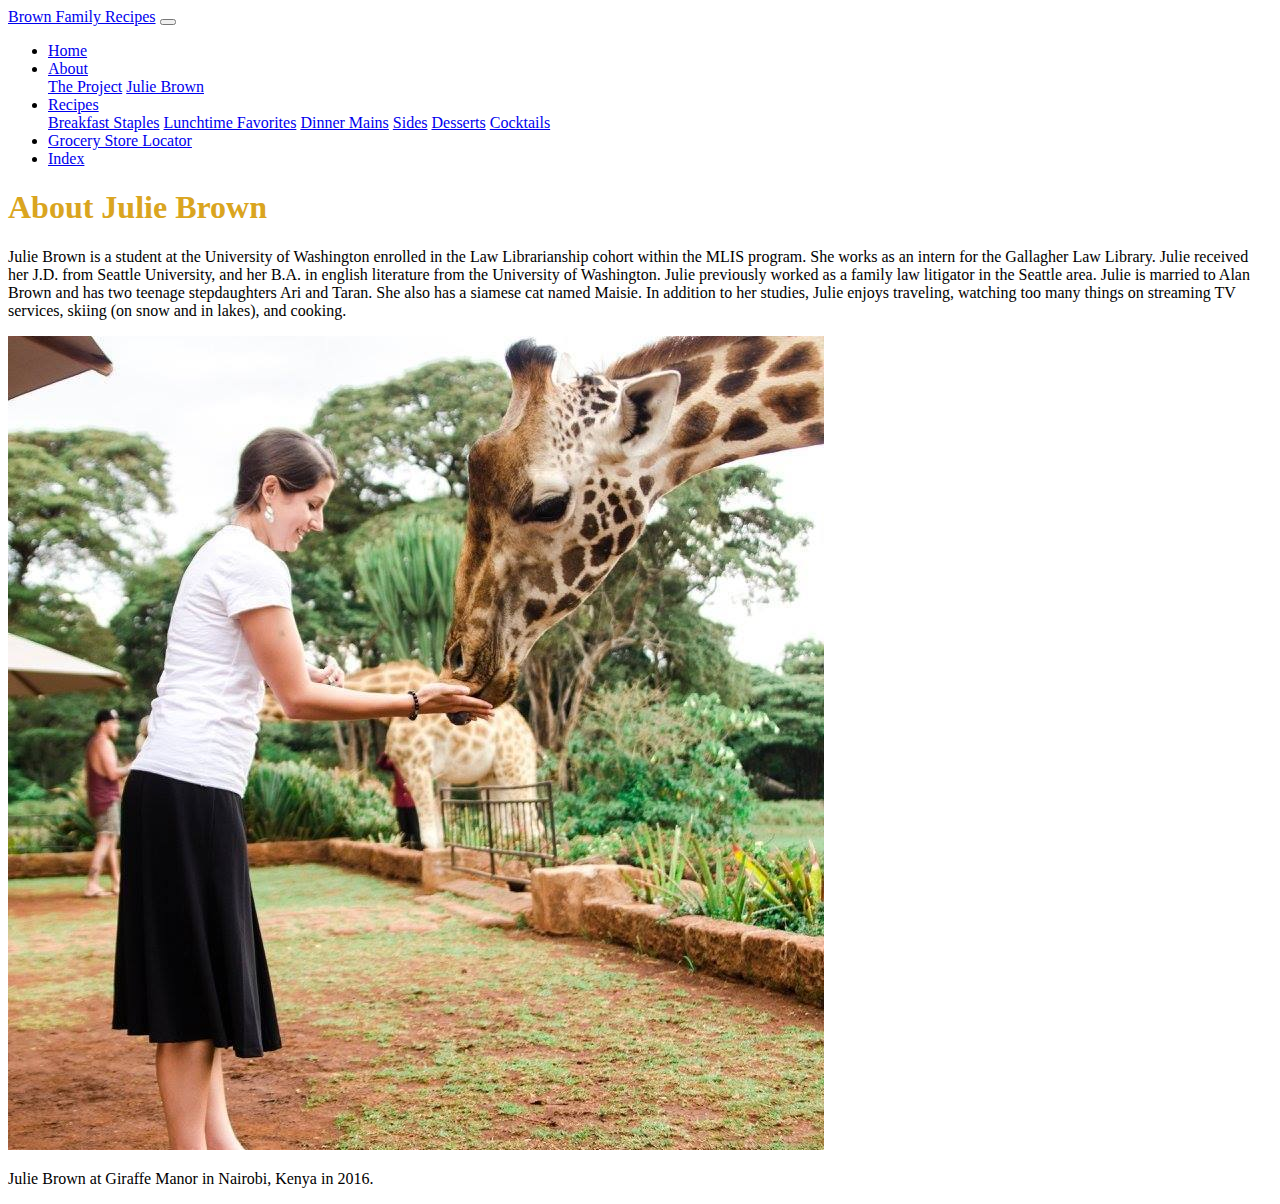
<file: Final Project/pages/about-julie-brown.html>
<!DOCTYPE html>
<html lang="en">
  <head>
    <!-- Required meta tags -->
    <meta charset="utf-8" />
    <meta
      name="viewport"
      content="width=device-width, initial-scale=1, shrink-to-fit=no"
    />

    <!-- Bootstrap CSS -->
    <link
      rel="stylesheet"
      href="https://stackpath.bootstrapcdn.com/bootstrap/4.1.3/css/bootstrap.min.css"
      integrity="sha384-MCw98/SFnGE8fJT3GXwEOngsV7Zt27NXFoaoApmYm81iuXoPkFOJwJ8ERdknLPMO"
      crossorigin="anonymous"
    />

    <title>About The Project</title>
    <style>
      .my-container {
      
      }
      .my-row {

      }
      .my-col {
      }

    </style>
  </head>
  <body>
    <header>
      <nav class="navbar navbar-expand-md navbar-dark bg-dark fixed-top"> <!--designed to work well on small devices and larger screens-->
        <a class="navbar-brand" href="#">Brown Family Recipes</a>
        <button
          class="navbar-toggler"
          type="button"
          data-toggle="collapse"
          data-target="#navbarNavDropdown"
          aria-controls="navbarNavDropdown"
          aria-expanded="false"
          aria-label="Toggle navigation"
        >
          <span class="navbar-toggler-icon"></span>
        </button>
        <div
          class="collapse navbar-collapse justify-content-end mr-5 pr-5"
          id="navbarNavDropdown"
        >
          <ul class="navbar-nav">
            <li class="nav-item">
              <a class="nav-link" href="../index.html">Home</a>
            </li>
            <li class="nav-item dropdown active">
              <a
                class="nav-link dropdown-toggle"
                href="#"
                id="navbarDropdownMenuLink"
                role="button"
                data-toggle="dropdown"
                aria-haspopup="true"
                aria-expanded="false"
              >
                About
              </a>
              <div
                class="dropdown-menu"
                aria-labelledby="navbarDropdownMenuLink"
              >
                <a class="dropdown-item" href="../pages/about.html"
                  >The Project</a
                >
                <!-- fill in href-->
                <a class="dropdown-item" href="../pages/about-julie-brown.html"
                  >Julie Brown</a
                >
                <!-- fill in href-->
              </div>
            </li>
            <li class="nav-item dropdown">
              <a
                class="nav-link dropdown-toggle"
                href="#"
                id="navbarDropdownMenuLink"
                role="button"
                data-toggle="dropdown"
                aria-haspopup="true"
                aria-expanded="false"
              >
                Recipes
              </a>
              <div
                class="dropdown-menu"
                aria-labelledby="navbarDropdownMenuLink"
              >
                <a class="dropdown-item" href="#">Breakfast Staples</a>
                <!-- fill in href-->
                <a class="dropdown-item" href="#">Lunchtime Favorites</a>
                <!-- fill in href-->
                <a class="dropdown-item" href="#">Dinner Mains</a>
                <!-- fill in href-->
                <a class="dropdown-item" href="#">Sides</a>
                <!-- fill in href-->
                <a class="dropdown-item" href="#">Desserts</a>
                <!-- fill in href-->
                <a class="dropdown-item" href="#">Cocktails</a>
                <!-- fill in href-->
              </div>
            </li>
            <li class="nav-item">
              <a class="nav-link" href="../pages/grocery-stores.html"
                >Grocery Store Locator <span class="sr-only"></span
              ></a>
            </li>
            <li class="nav-item">
              <a class="nav-link" href="../pages/recipes.html"
                >Index <span class="sr-only"></span
              ></a>
            </li>
          </ul>
        </div>
      </nav>
    </header>
    <main>
      <div class="container mt-3 mx-100 my-container">
        <div class="row justify-content-center my-row">
          <div class="col=12 mt-5 my-col">
            <h1 style="color: goldenrod">About Julie Brown</h1>
          </div>
        </div>
      </div>
<div class="container mw-100 my-container">
  <div class="row text-center my-row">
    <div class="col-12 my-col">
      <p class="font-weight-lighter">
        Julie Brown is a student at the University of Washington enrolled in the
        Law Librarianship cohort within the MLIS program. She works as an intern
        for the Gallagher Law Library. Julie received her J.D. from Seattle
        University, and her B.A. in english literature from the University of
        Washington. Julie previously worked as a family law litigator in the
        Seattle area. Julie is married to Alan Brown and has two teenage
        stepdaughters Ari and Taran. She also has a siamese cat named Maisie. In
        addition to her studies, Julie enjoys traveling, watching too many
        things on streaming TV services, skiing (on snow and in lakes), and
        cooking.
            </p>
    </div>
  </div>
</div>
        <div class="container mw-100 my-container">
          <div class="row mt-3 mb-3 my-row">
            <div class="col-12 my-col">
            <img
              src="../images/about-julie.jpg"
              class="img-fluid rounded mx-auto d-block"
              alt="Julie feeding a giraffe at Giraffe Manor, Nairobi, Kenya"
            />  
            </div>
          </div>
          </div>
        </div> 
      </div> 
         <div class="container mw-100 my-container">
           <div class="row text-center my-row">
             <div class="col-12 my-col">
               <p class="mt-0 mb-0">
                Julie Brown at Giraffe Manor in Nairobi, Kenya in 2016.
               </p>
             </div>
           </div>
         </div>
    </main>
    <!-- Optional JavaScript -->
    <!-- jQuery first, then Popper.js, then Bootstrap JS -->
    <script
      src="https://code.jquery.com/jquery-3.3.1.slim.min.js"
      integrity="sha384-q8i/X+965DzO0rT7abK41JStQIAqVgRVzpbzo5smXKp4YfRvH+8abtTE1Pi6jizo"
      crossorigin="anonymous"
    ></script>
    <script
      src="https://cdnjs.cloudflare.com/ajax/libs/popper.js/1.14.3/umd/popper.min.js"
      integrity="sha384-ZMP7rVo3mIykV+2+9J3UJ46jBk0WLaUAdn689aCwoqbBJiSnjAK/l8WvCWPIPm49"
      crossorigin="anonymous"
    ></script>
    <script
      src="https://stackpath.bootstrapcdn.com/bootstrap/4.1.3/js/bootstrap.min.js"
      integrity="sha384-ChfqqxuZUCnJSK3+MXmPNIyE6ZbWh2IMqE241rYiqJxyMiZ6OW/JmZQ5stwEULTy"
      crossorigin="anonymous"
    ></script>
  </body>
</html>
</file>
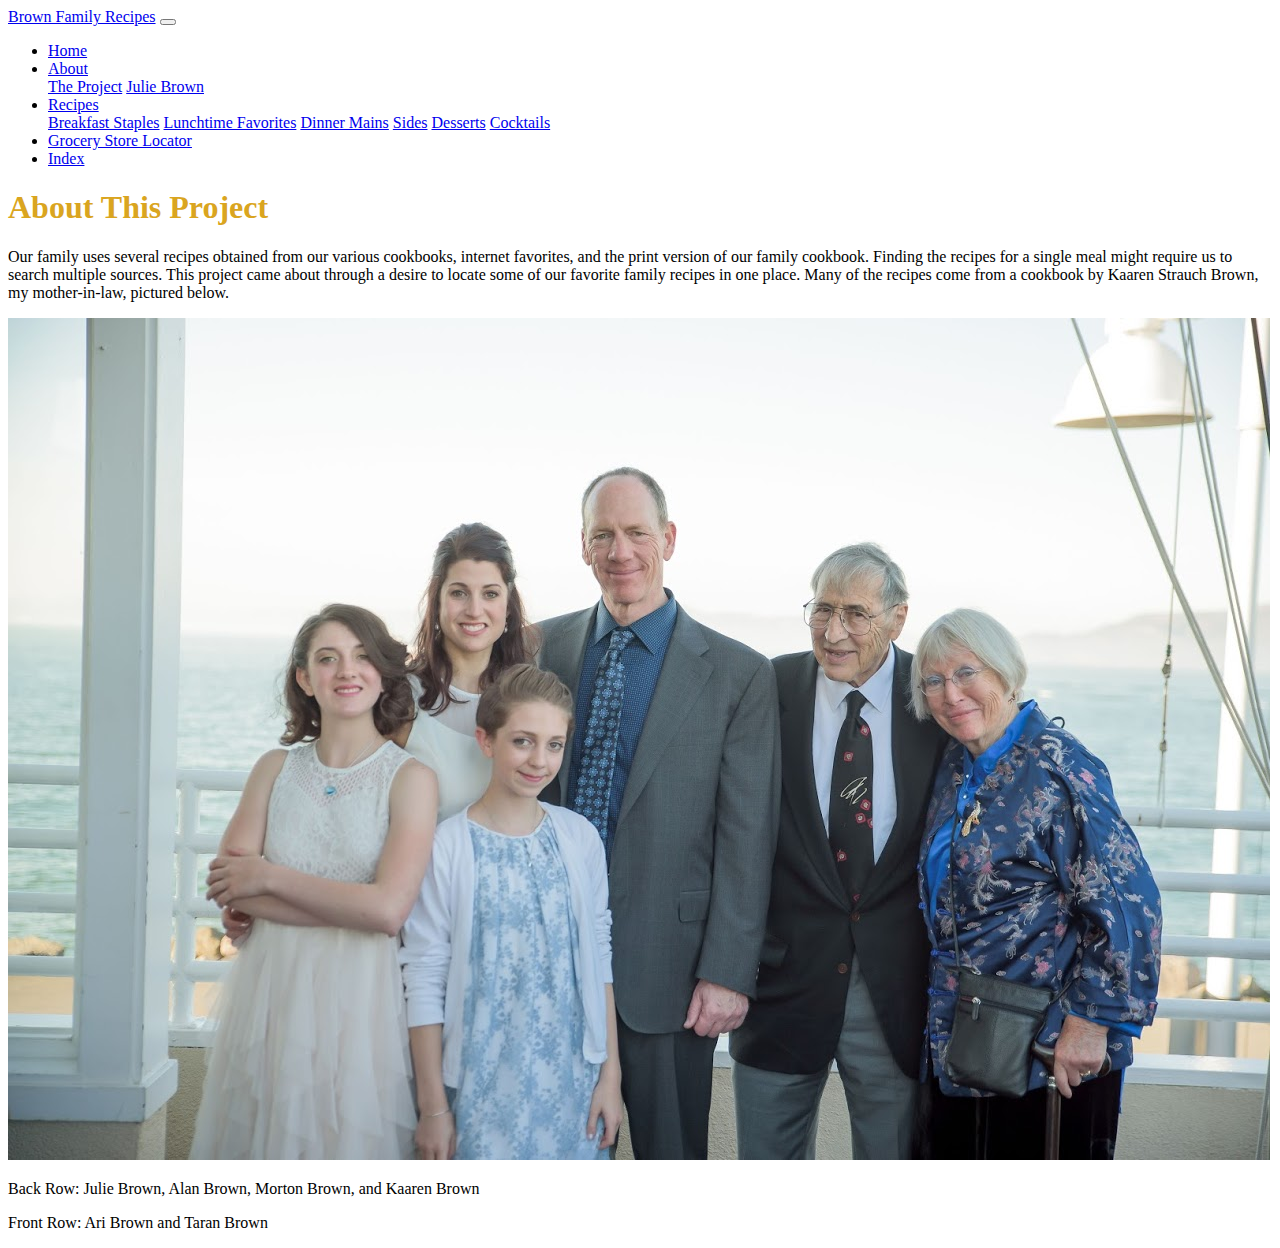
<file: Final Project/pages/about.html>
<!DOCTYPE html>
<html lang="en">
  <head>
    <!-- Required meta tags -->
    <meta charset="utf-8" />
    <meta
      name="viewport"
      content="width=device-width, initial-scale=1, shrink-to-fit=no"
    />

    <!-- Bootstrap CSS -->
    <link
      rel="stylesheet"
      href="https://stackpath.bootstrapcdn.com/bootstrap/4.1.3/css/bootstrap.min.css"
      integrity="sha384-MCw98/SFnGE8fJT3GXwEOngsV7Zt27NXFoaoApmYm81iuXoPkFOJwJ8ERdknLPMO"
      crossorigin="anonymous"
    />

    <title>About The Project</title>
    <style>
      .my-container {
      
      }
      .my-row {

      }
      .my-col {
      }

    </style>
  </head>
  <body>
    <header>
      <nav class="navbar navbar-expand-md navbar-dark bg-dark fixed-top">
        <a class="navbar-brand" href="#">Brown Family Recipes</a>
        <button
          class="navbar-toggler"
          type="button"
          data-toggle="collapse"
          data-target="#navbarNavDropdown"
          aria-controls="navbarNavDropdown"
          aria-expanded="false"
          aria-label="Toggle navigation"
        >
          <span class="navbar-toggler-icon"></span>
        </button>
        <div
          class="collapse navbar-collapse justify-content-end mr-5 pr-5"
          id="navbarNavDropdown"
        >
          <ul class="navbar-nav">
            <li class="nav-item">
              <a class="nav-link" href="../index.html">Home</a>
            </li>
            <li class="nav-item dropdown active">
              <a
                class="nav-link dropdown-toggle"
                href="#"
                id="navbarDropdownMenuLink"
                role="button"
                data-toggle="dropdown"
                aria-haspopup="true"
                aria-expanded="false"
              >
                About
              </a>
              <div
                class="dropdown-menu"
                aria-labelledby="navbarDropdownMenuLink"
              >
                <a class="dropdown-item" href="../pages/about.html"
                  >The Project</a
                >
                <!-- fill in href-->
                <a class="dropdown-item" href="../pages/about-julie-brown.html"
                  >Julie Brown</a
                >
                <!-- fill in href-->
              </div>
            </li>
            <li class="nav-item dropdown">
              <a
                class="nav-link dropdown-toggle"
                href="#"
                id="navbarDropdownMenuLink"
                role="button"
                data-toggle="dropdown"
                aria-haspopup="true"
                aria-expanded="false"
              >
                Recipes
              </a>
              <div
                class="dropdown-menu"
                aria-labelledby="navbarDropdownMenuLink"
              >
                <a class="dropdown-item" href="#">Breakfast Staples</a>
                <!-- fill in href-->
                <a class="dropdown-item" href="#">Lunchtime Favorites</a>
                <!-- fill in href-->
                <a class="dropdown-item" href="#">Dinner Mains</a>
                <!-- fill in href-->
                <a class="dropdown-item" href="#">Sides</a>
                <!-- fill in href-->
                <a class="dropdown-item" href="#">Desserts</a>
                <!-- fill in href-->
                <a class="dropdown-item" href="#">Cocktails</a>
                <!-- fill in href-->
              </div>
            </li>
            <li class="nav-item">
              <a class="nav-link" href="../pages/grocery-stores.html"
                >Grocery Store Locator <span class="sr-only"></span
              ></a>
            </li>
            <li class="nav-item">
              <a class="nav-link" href="../pages/recipes.html"
                >Index <span class="sr-only"></span
              ></a>
            </li>
          </ul>
        </div>
      </nav>
    </header>
    <main>
      <div class="container mt-3 mx-100 my-container">
        <div class="row justify-content-center my-row">
          <div class="col=12 mt-5 my-col">
            <h1 style="color:goldenrod">About This Project</h1>
          </div>
        </div>
      </div>
<div class="container mw-100 my-container">
  <div class="row text-center my-row">
    <div class="col-12 my-col">
      <p class="font-weight-lighter">
              Our family uses several recipes obtained from our various
              cookbooks, internet favorites, and the print version of our family
              cookbook. Finding the recipes for a single meal might require us
              to search multiple sources. This project came about through a
              desire to locate some of our favorite family recipes in one place.
              Many of the recipes come from a cookbook by Kaaren Strauch Brown,
              my mother-in-law, pictured below.
            </p>
    </div>
  </div>
</div>
        <div class="container mw-100 my-container">
          <div class="row mt-3 mb-3 my-row">
            <div class="col-12 my-col">
            <img
              src="../images/Brown-Family.jpg"
              class="img-fluid rounded-circle mx-auto d-block"
              alt="Brown Family Photo"
            />  
            </div>
          </div>
          </div>
        </div> 
      </div> 
         <div class="container mw-100 my-container">
           <div class="row text-center my-row">
             <div class="col-12 my-col">
               <p class="mt-0 mb-0">
                 Back Row: Julie Brown, Alan Brown, Morton Brown, and Kaaren Brown
               </p>
               <p class="mt-0">
                 Front Row: Ari Brown and Taran Brown
               </p>
             </div>
           </div>
         </div>
    </main>
    <!-- Optional JavaScript -->
    <!-- jQuery first, then Popper.js, then Bootstrap JS -->
    <script
      src="https://code.jquery.com/jquery-3.3.1.slim.min.js"
      integrity="sha384-q8i/X+965DzO0rT7abK41JStQIAqVgRVzpbzo5smXKp4YfRvH+8abtTE1Pi6jizo"
      crossorigin="anonymous"
    ></script>
    <script
      src="https://cdnjs.cloudflare.com/ajax/libs/popper.js/1.14.3/umd/popper.min.js"
      integrity="sha384-ZMP7rVo3mIykV+2+9J3UJ46jBk0WLaUAdn689aCwoqbBJiSnjAK/l8WvCWPIPm49"
      crossorigin="anonymous"
    ></script>
    <script
      src="https://stackpath.bootstrapcdn.com/bootstrap/4.1.3/js/bootstrap.min.js"
      integrity="sha384-ChfqqxuZUCnJSK3+MXmPNIyE6ZbWh2IMqE241rYiqJxyMiZ6OW/JmZQ5stwEULTy"
      crossorigin="anonymous"
    ></script>
  </body>
</html>
</file>
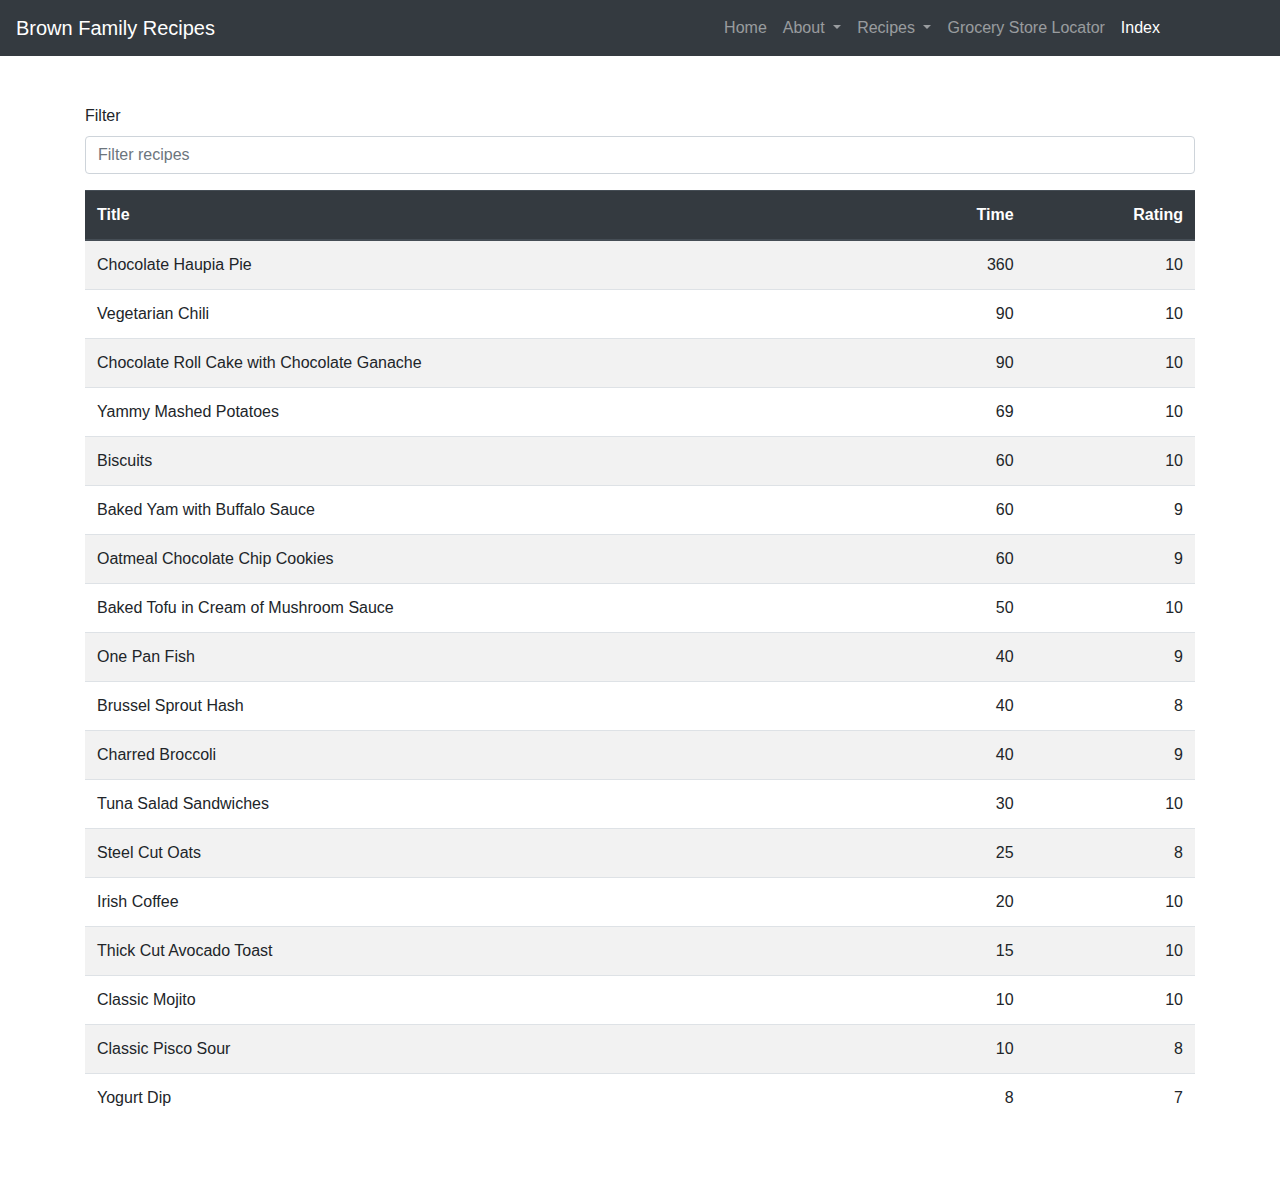
<file: Final Project/pages/recipes.html>
<!DOCTYPE html>
<html lang="en">
  <head>
    <meta charset="UTF-8" />
    <meta
      name="viewport"
      content="width=device-width, initial-scale=1, shrink-to-fit=no"
    />
    <meta http-equiv="X-UA-Compatible" content="ie=edge" />
    <title>Javascript DOM Manipulation</title>
    <link
      rel="stylesheet"
      href="https://stackpath.bootstrapcdn.com/bootstrap/4.4.1/css/bootstrap.min.css"
      integrity="sha384-Vkoo8x4CGsO3+Hhxv8T/Q5PaXtkKtu6ug5TOeNV6gBiFeWPGFN9MuhOf23Q9Ifjh"
      crossorigin="anonymous"
    />
    <style>
      td,
      th {
        text-align: right;
      }

      .non-numeric {
        text-align: left;
      }
    </style>
  </head>

  <body>
    <header>
      <nav class="navbar navbar-expand-md navbar-dark bg-dark fixed-top">
        <a class="navbar-brand" href="#">Brown Family Recipes</a>
        <button
          class="navbar-toggler"
          type="button"
          data-toggle="collapse"
          data-target="#navbarNavDropdown"
          aria-controls="navbarNavDropdown"
          aria-expanded="false"
          aria-label="Toggle navigation"
        >
          <span class="navbar-toggler-icon"></span>
        </button>
        <div
          class="collapse navbar-collapse justify-content-end mr-5 pr-5"
          id="navbarNavDropdown"
        >
          <ul class="navbar-nav">
            <li class="nav-item">
              <a class="nav-link" href="../index.html">Home</a>
            </li>
            <li class="nav-item dropdown">
              <a
                class="nav-link dropdown-toggle"
                href="#"
                id="navbarDropdownMenuLink"
                role="button"
                data-toggle="dropdown"
                aria-haspopup="true"
                aria-expanded="false"
              >
                About
              </a>
              <div
                class="dropdown-menu"
                aria-labelledby="navbarDropdownMenuLink"
              >
                <a class="dropdown-item" href="../pages/about.html"
                  >The Project</a
                >
                <!-- fill in href-->
                <a class="dropdown-item" href="../pages/about-julie-brown.html"
                  >Julie Brown</a
                >
                <!-- fill in href-->
              </div>
            </li>
            <li class="nav-item dropdown">
              <a
                class="nav-link dropdown-toggle"
                href="#"
                id="navbarDropdownMenuLink"
                role="button"
                data-toggle="dropdown"
                aria-haspopup="true"
                aria-expanded="false"
              >
                Recipes
              </a>
              <div
                class="dropdown-menu"
                aria-labelledby="navbarDropdownMenuLink"
              >
                <a class="dropdown-item" href="#">Breakfast Staples</a>
                <!-- fill in href-->
                <a class="dropdown-item" href="#">Lunchtime Favorites</a>
                <!-- fill in href-->
                <a class="dropdown-item" href="#">Dinner Mains</a>
                <!-- fill in href-->
                <a class="dropdown-item" href="#">Sides</a>
                <!-- fill in href-->
                <a class="dropdown-item" href="#">Desserts</a>
                <!-- fill in href-->
                <a class="dropdown-item" href="#">Cocktails</a>
                <!-- fill in href-->
              </div>
            </li>
            <li class="nav-item">
              <a class="nav-link" href="../pages/grocery-stores.html"
                >Grocery Store Locator <span class="sr-only"></span
              ></a>
            </li>
            <li class="nav-item">
              <a class="nav-link active" href="../pages/recipes.html"
                >Index <span class="sr-only"></span
              ></a>
            </li>
          </ul>
        </div>
      </nav>
    </header>
    <nav class="navbar navbar-light bg-light">
      <h1 class="navbar-brand mb-0 h1">Recipe listing</h1>
    </nav>

    <main class="container">
      <div class="row py-5">
        <div class="col">
          <form>
            <div class="form-group">
              <label for="recipe-filter">Filter</label>
              <input
                type="text"
                class="form-control"
                id="recipe-filter"
                placeholder="Filter recipes"
              />
            </div>
          </form>

          <table class="table table-striped table-hover recipes" width="100%">
            <thead class="thead-dark">
              <tr>
                <th scope="col" class="non-numeric">Title</th>
                <th scope="col">Time</th>
                <th scope="col">Rating</th>
              </tr>
            </thead>
            <tbody></tbody>
          </table>
        </div>
      </div>
    </main>

    <script
      src="https://code.jquery.com/jquery-3.4.1.slim.min.js"
      integrity="sha384-J6qa4849blE2+poT4WnyKhv5vZF5SrPo0iEjwBvKU7imGFAV0wwj1yYfoRSJoZ+n"
      crossorigin="anonymous"
    ></script>
    <script
      src="https://cdn.jsdelivr.net/npm/popper.js@1.16.0/dist/umd/popper.min.js"
      integrity="sha384-Q6E9RHvbIyZFJoft+2mJbHaEWldlvI9IOYy5n3zV9zzTtmI3UksdQRVvoxMfooAo"
      crossorigin="anonymous"
    ></script>
    <script
      src="https://stackpath.bootstrapcdn.com/bootstrap/4.4.1/js/bootstrap.min.js"
      integrity="sha384-wfSDF2E50Y2D1uUdj0O3uMBJnjuUD4Ih7YwaYd1iqfktj0Uod8GCExl3Og8ifwB6"
      crossorigin="anonymous"
    ></script>
    <script src="recipes.js"></script>
    <script src="recipes.app.js"></script>
    <script>
      renderRecipes(RECIPES);
    </script>
  </body>
</html>
</file>
